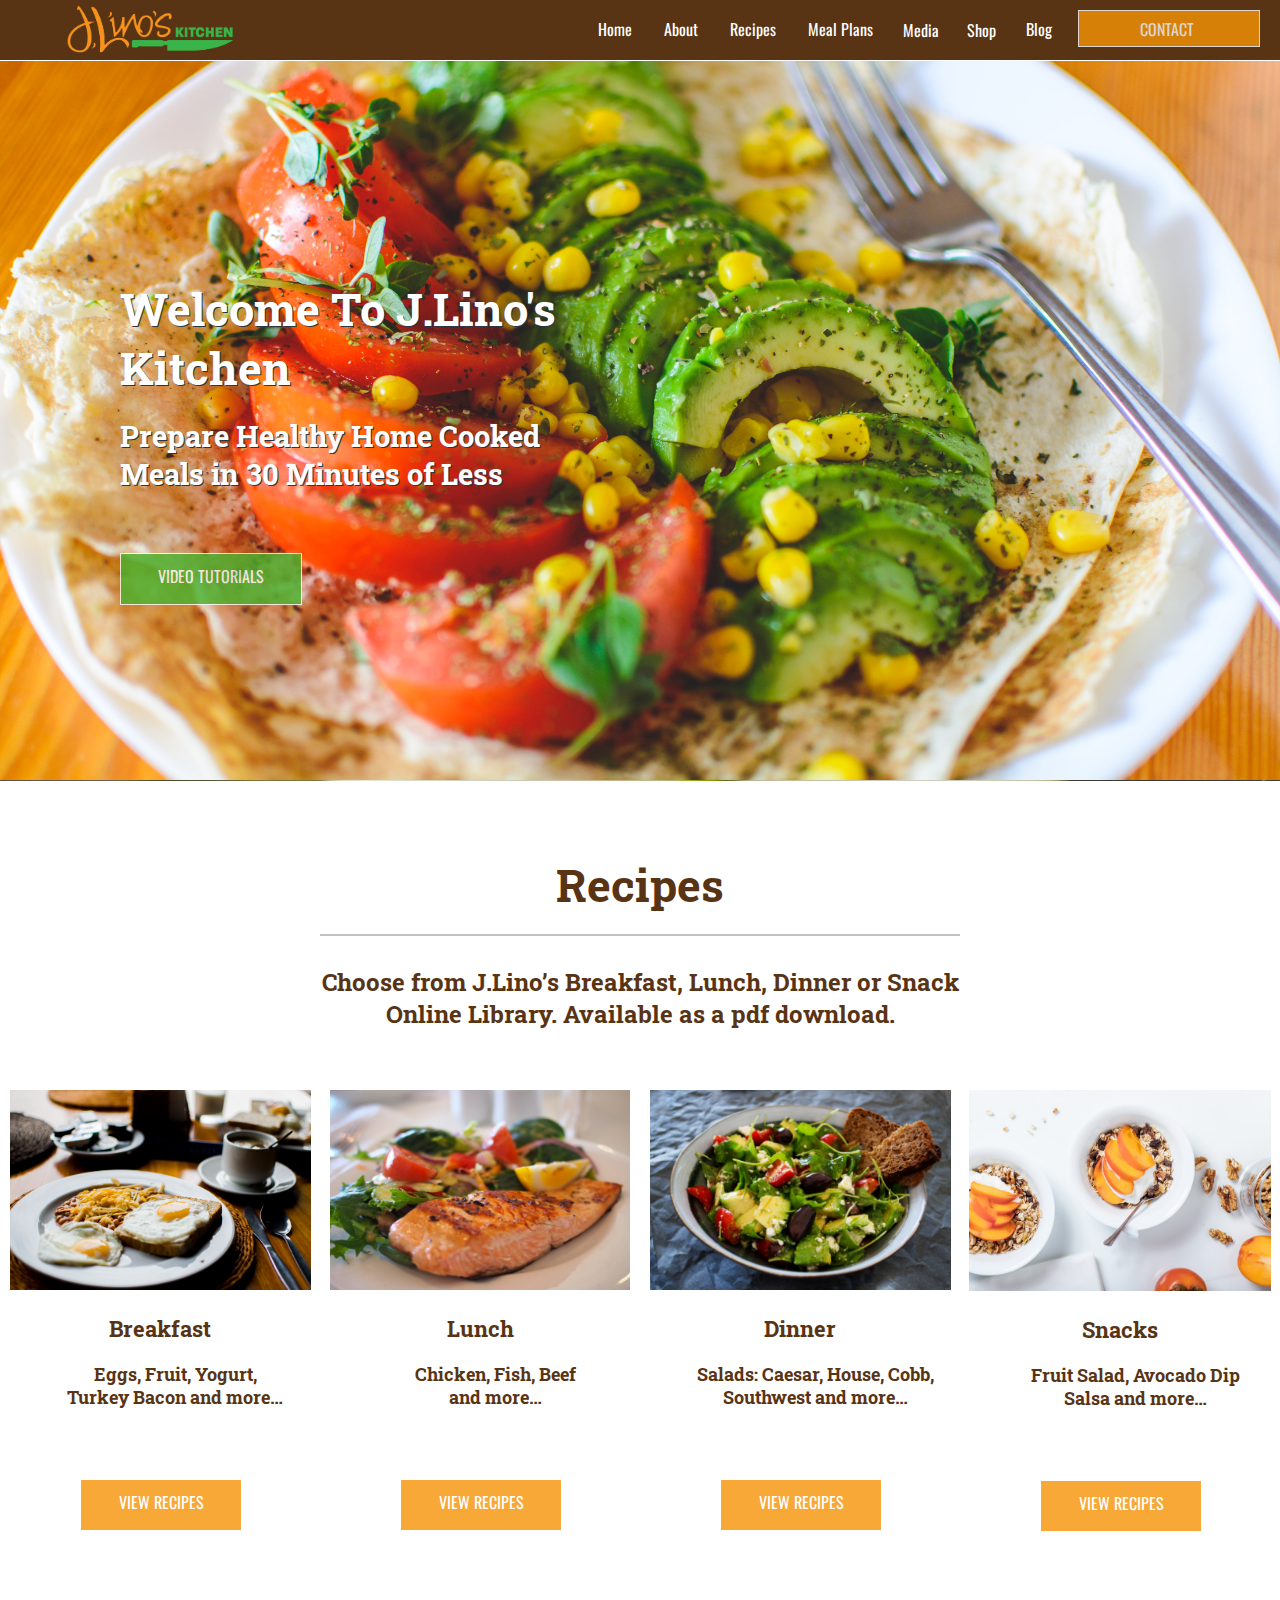
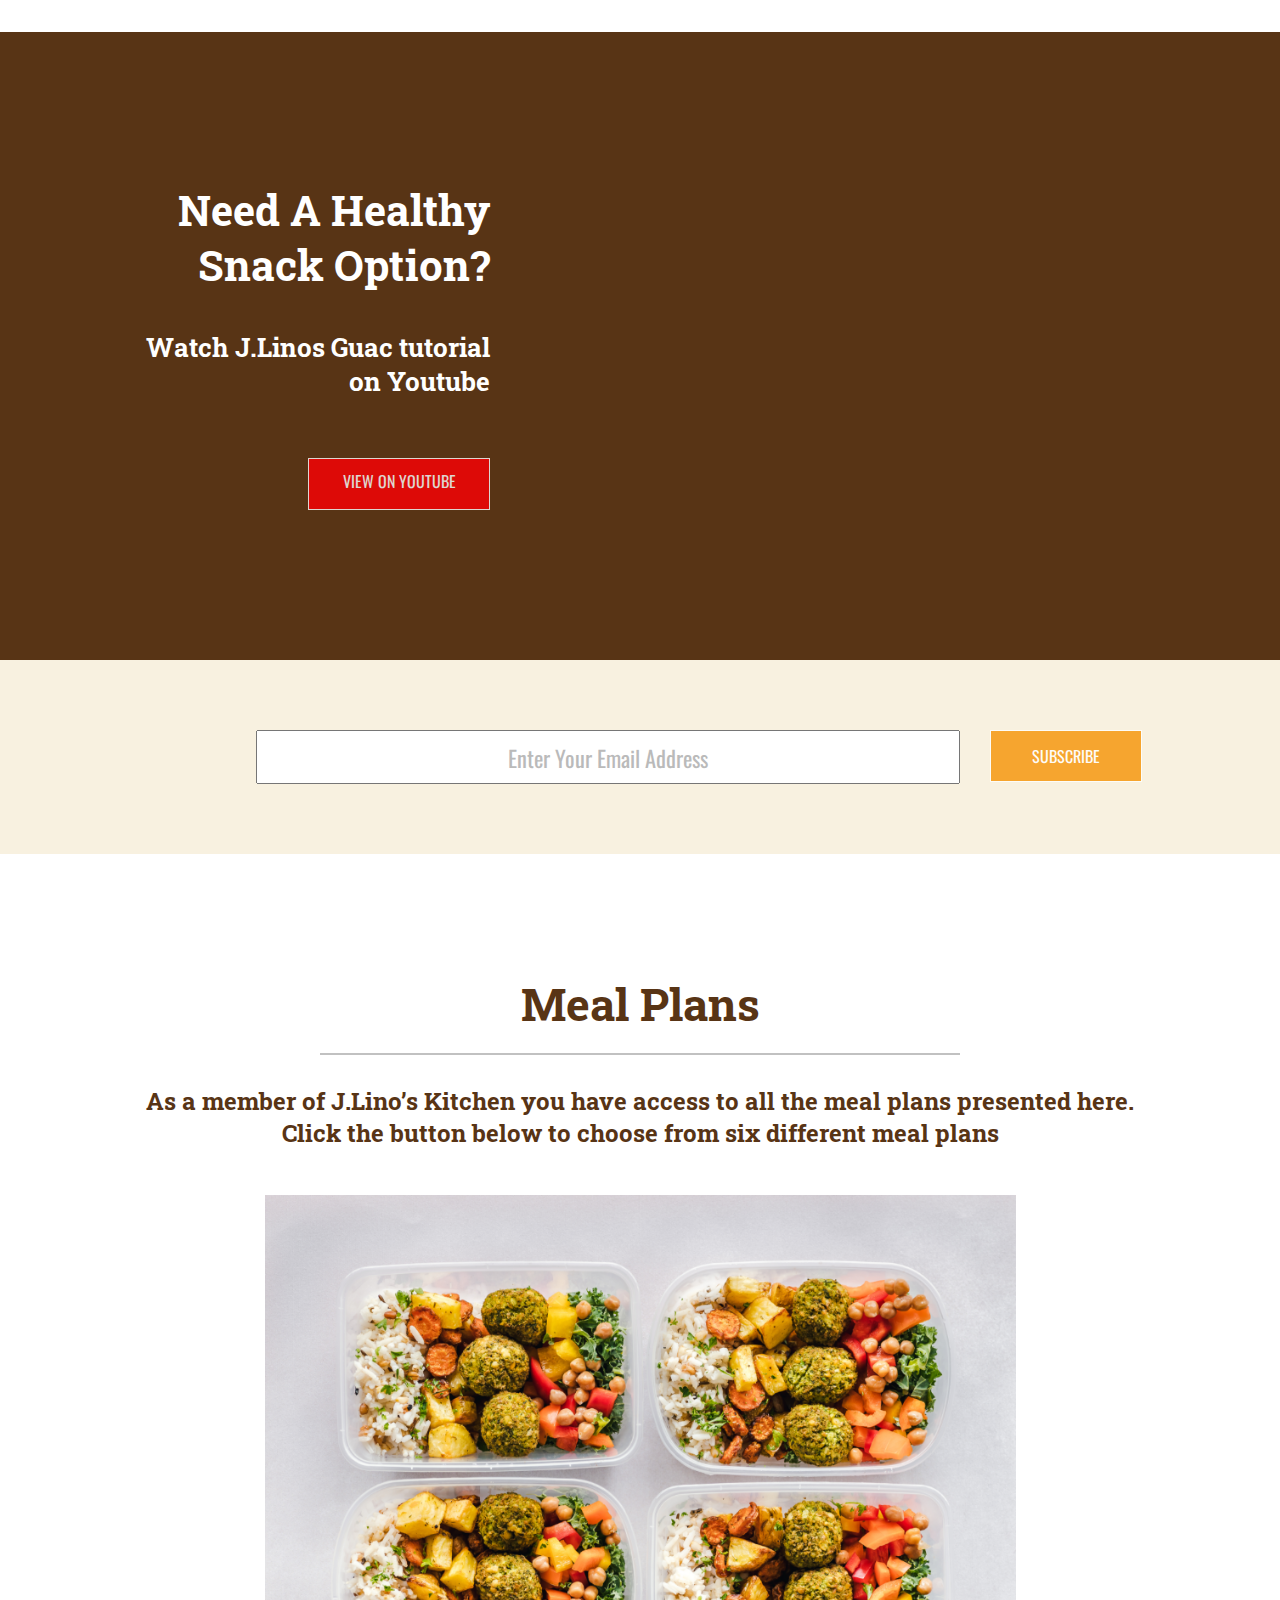
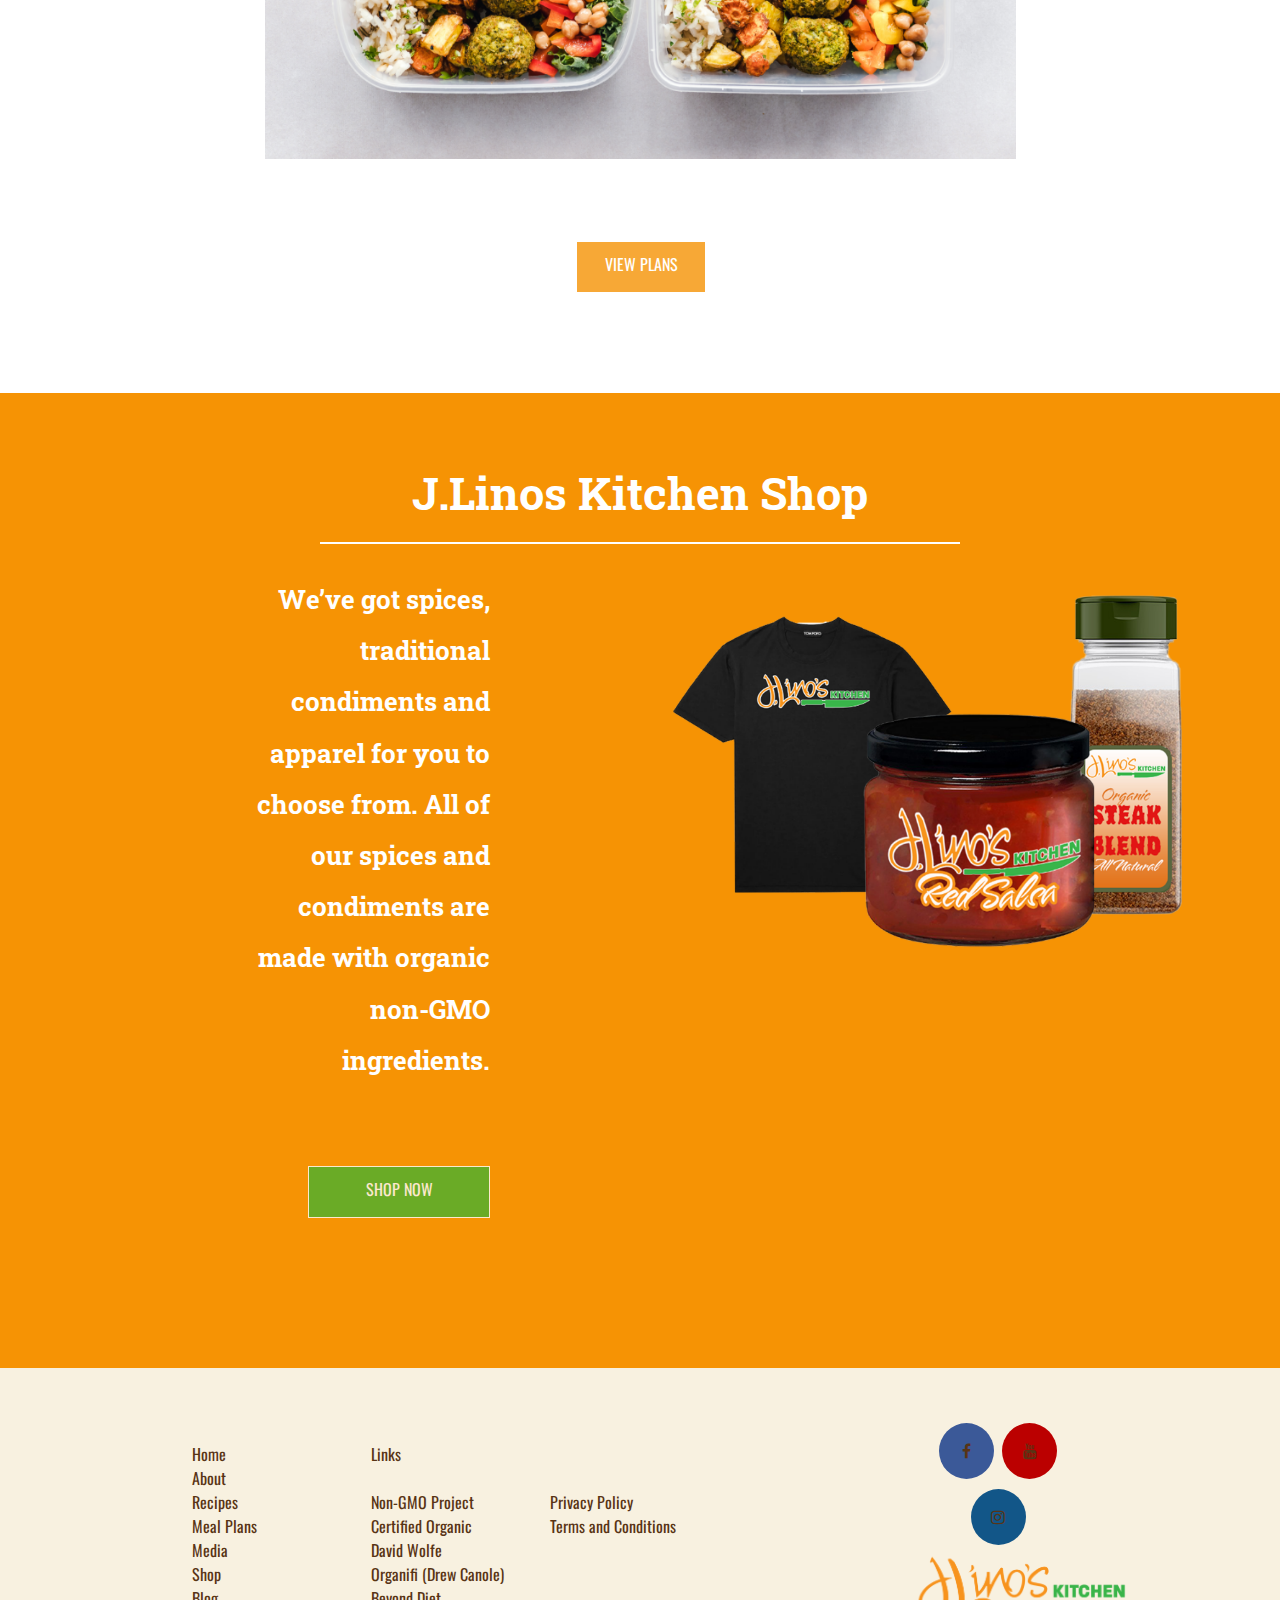
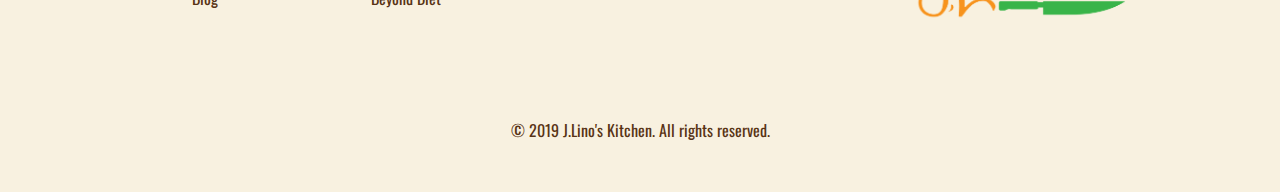
<file: index.html>
<!doctype html>
<html>
<head>
<meta charset="UTF-8">
<meta name="viewport" content="width=device-width, initial-scale=1, maximum-scale=1">
<title>J.Lino's Kitchen - Healthy Recipes for Home Cooking</title>
<link href="assets/css/JLinosMain.css"	rel="stylesheet">
<link href="https://fonts.googleapis.com/css?family=Oswald|Roboto+Slab&display=swap" rel="stylesheet">
<link rel="stylesheet" href="https://cdnjs.cloudflare.com/ajax/libs/font-awesome/4.7.0/css/font-awesome.min.css">
</head>
<body>
	<div id="MainContainer">
	<header>
		<nav><img src="assets/images/JlinosKitchen2.png" width="184" height="58" alt=""/> 
			<div class="contactbutton"><a href="contact.html">CONTACT</a></div>
			<a href="https://jlinoskitchen.blogspot.com/" target="_blank">Blog</a>
            <div class="dropdown">
                <button class="dropbtn">Shop 
              </button>
            <div class="dropdown-content">
            <a href="shop.html">Condiments</a>
            <a href="shop.html">Spices</a>
			<a href="shop.html">Apparel</a>
            </div></div>
            <div class="dropdown">
                <button class="dropbtn">Media  
              </button>
            <div class="dropdown-content">
            <a href="media.html">Videos</a>
            <a href="media.html">News</a>
            </div></div>
			<a href="mealplans.html">Meal Plans</a>
			<a href="recipes.html">Recipes</a>
			<a href="about.html">About</a>
			<a href="index.html">Home</a>
      </nav>
		<section id="AvocadoSalad">
			<div class="AvocadoBox"><h1>Welcome To J.Lino's Kitchen</h1>
			<h2>Prepare Healthy Home Cooked<br>
                Meals in 30 Minutes of Less</h2>
			 <div class="Avocadobutton"><a href="media.html">VIDEO TUTORIALS</a></div>
			</div> 
        <img src="assets/images/AvocadoTomatoSalad.jpg" width="4608" height="2592" alt="AvocadosSalad"/>   
        </section>
	</header>	
	<section id="Recipes">
		<h1>Recipes</h1>
        <div class="divider"></div>
		<h2>Choose from J.Lino’s Breakfast, Lunch, Dinner or Snack<br>
        Online Library.  Available as a pdf download. </h2>
      <div class="Recipebox"><img src="assets/images/Breakfast.png" width="301" height="200" alt=""/>
		<h3>Breakfast</h3>
		<h4>Eggs, Fruit, Yogurt, <br>
               Turkey Bacon and more…</h4>
		<div class="RecipesButton"><a href="recipes.html">VIEW RECIPES</a></div>
      </div>
      <div class="Recipebox"><img src="assets/images/Lunch.png" width="300" height="200" alt=""/>
		<h3>Lunch</h3>
		<h4>Chicken, Fish, Beef<br>
			and more…
        </h4>
		<div class="RecipesButton"><a href="recipes.html">VIEW RECIPES</a></div>
      </div>
      <div class="Recipebox"><img src="assets/images/Dinner.png" width="301" height="200" alt=""/>
		<h3>Dinner</h3>
		<h4>Salads: Caesar, House, Cobb,<br>
        Southwest and more…</h4>
		<div class="RecipesButton"><a href="recipes.html">VIEW RECIPES</a></div></div>
      <div class="Recipebox"><img src="assets/images/Snack.png" width="302" height="201" alt=""/>
		<h3>Snacks</h3>
		<h4>Fruit Salad, Avocado Dip <br>
        Salsa and more…</h4>
		<div class="RecipesButton"><a href="recipes.html">VIEW RECIPES</a></div></div>
    </section>
	<section id="HomePageVideo">
	   <div class="HomePageVideoBox"><h1>Need A Healthy <br>
        Snack Option?</h1><br>
		<h2> Watch J.Linos Guac tutorial <br>
        on Youtube</h2>
		<div class="HomePageVideoButton"><a href="#">VIEW ON YOUTUBE</a></div>
        </div>
	    <div class="HomePageVideoBox">
	    <div class="iframecontainer">
        <iframe width="560" height="315" src="https://www.youtube.com/embed/LflMT2StHTE" frameborder="0" allow="accelerometer; autoplay; encrypted-media; gyroscope; picture-in-picture" allowfullscreen></iframe></div></div>
    </section>	
	<section id="Subscribe"><input type="text" class="SubscribeTextfield" value="Enter Your Email Address">
        <div class="SubscribeButton"><a href="#">SUBSCRIBE</a></div>
	</section>
	<section id="MealPlans">
		<h1>Meal Plans</h1>
		<div class="divider"></div>
		<h2>As a member of J.Lino’s Kitchen you have access to all the meal plans presented here. <br>
      Click the button below to choose from six different meal plans </h2><br><br>
		<img src="assets/images/MealPlansHome.png" width="751" height="564" alt=""/><br>
        <br>
		<div class="MealPlansbutton"><a href="mealplans.html">VIEW PLANS</a></div>
    </section>
	<section id="Shop">
		<h1>J.Linos Kitchen Shop</h1>
		<div class="dividerShop"></div>
        <div class="ShopBox"><h2>
        We’ve got spices, traditional condiments and apparel
        for you to choose from. All of our spices and condiments are made with
        organic non-GMO ingredients. </h2>
	    <div class="ShopButton"><a href="shop.html">SHOP NOW</a></div>
        </div>
		<div class="ShopBox"><img src="assets/images/ShopProducts.png" width="594" height="389" alt=""/></div>
    </section>
	<footer>
	  <div class="footerBoxContainer">
		<div class="footerBox"><br>
					    <p><a href="index.html">Home</a><br>
   						   <a href="about.html">About</a><br>
						   <a href="recipes.html">Recipes</a><br>
	  					   <a href="mealplans.html">Meal Plans</a><br>
	      				   <a href="media.html">Media</a><br>
	  					   <a href="shop.html">Shop</a><br>
	            		   <a href="https://jlinoskitchen.blogspot.com/" target="_blank">Blog</a></p><br>
										</div>
	  	<div class="footerBox"><br>
							<p>
		  					Links<br><br>
							<a href="https://www.nongmoproject.org/" target="_blank">Non-GMO Project</a><br>
							<a href="https://www.usda.gov/topics/organic" target="_blank">Certified Organic</a><br>
							<a href="https://www.davidwolfe.com/" target="_blank">David Wolfe</a><br>
							<a href="https://www.organifishop.com/?gclid=Cj0KCQiAiZPvBRDZARIsAORkq7dxw6J5a4xxU3Yjj-541Gj3HMr3_iKc3l9rEqClpV_T8TUfkZ9UAC4aAiTzEALw_wcB" target="_blank">Organifi (Drew Canole)</a><br>
							<a href="https://www.beyonddiet.com/" target="_blank">Beyond Diet</a></p></div>
	  	<div class="footerBox"><br>
							<p>
		  					<br><br>
							<a href="#">Privacy Policy</a><br>
							<a href="#">Terms and Conditions</a><br>
							</p></div>
	  	<div class="footerBox"><br>
							<p>
		  					</p></div>
	  	<div class="footerBox">
	  	  <a href="#" class="fa fa-facebook"></a>
		  <a href="#" class="fa fa-youtube"></a>
  		  <a href="#" class="fa fa-instagram"></a>
      <a href="index.html"><img src="assets/images/JlinosKitchen2.png" width="230" height="74" alt=""/></a> </div></div>
		<p>© 2019 J.Lino's Kitchen. All rights reserved. </p>
    </footer>
	</div>
</body>
</html>
</file>
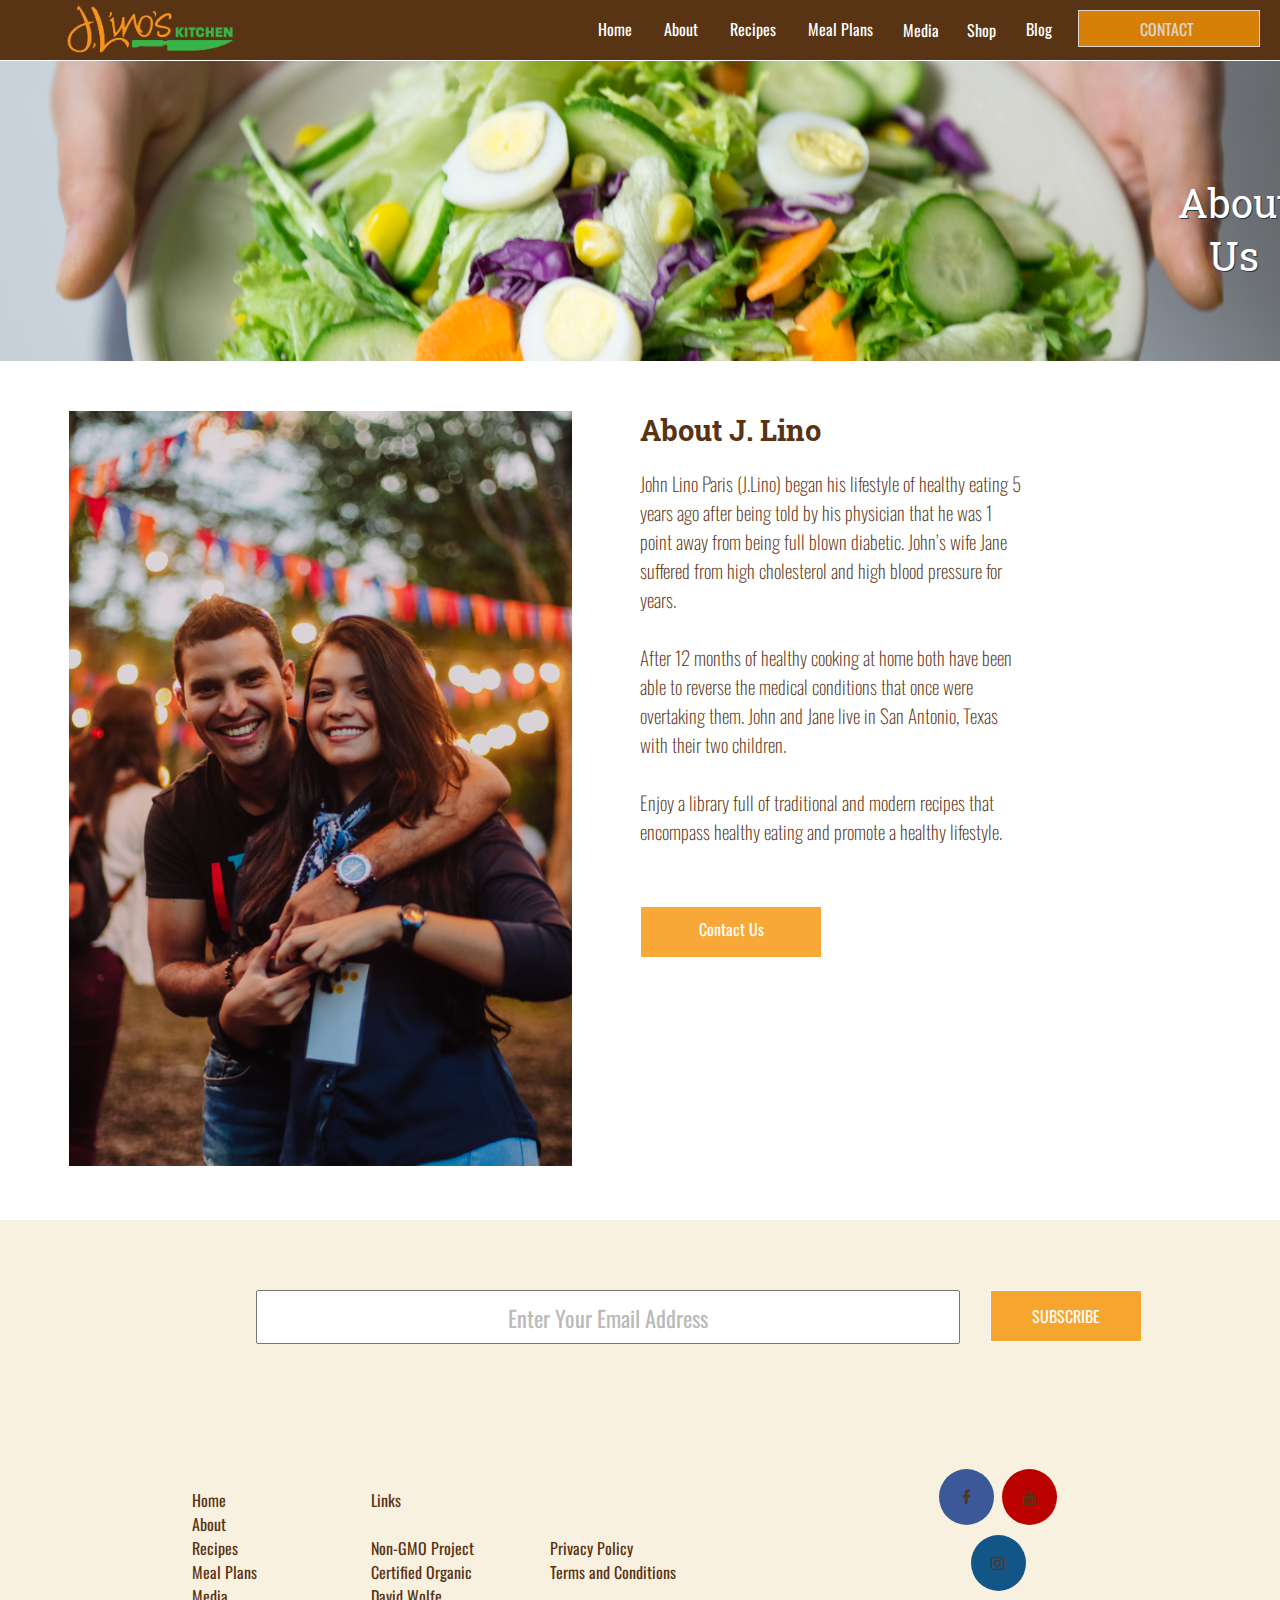
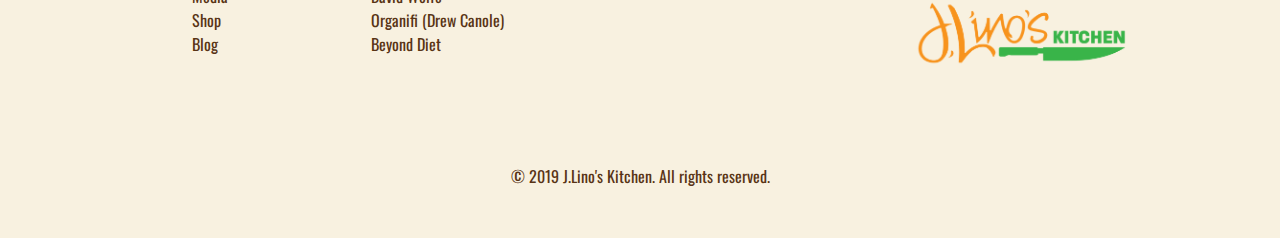
<file: about.html>
<!doctype html>
<html>
<head>
<meta charset="UTF-8">
<meta name="viewport" content="width=device-width, initial-scale=1, maximum-scale=1">
<title>J.Lino's Kitchen - Healthy Recipes for Home Cooking</title>
<link href="assets/css/JLinosMain.css"	rel="stylesheet">
<link href="https://fonts.googleapis.com/css?family=Oswald|Roboto+Slab&display=swap" rel="stylesheet">
<link rel="stylesheet" href="https://cdnjs.cloudflare.com/ajax/libs/font-awesome/4.7.0/css/font-awesome.min.css">
</head>
<body>
	<div id="MainContainer">
	<header>
		<nav><img src="assets/images/JlinosKitchen2.png" width="184" height="58" alt=""/> 
			<div class="contactbutton"><a href="contact.html">CONTACT</a></div>
			<a href="https://jlinoskitchen.blogspot.com/" target="_blank">Blog</a>
            <div class="dropdown">
                <button class="dropbtn">Shop 
              </button>
            <div class="dropdown-content">
            <a href="shop.html">Condiments</a>
            <a href="shop.html">Spices</a>
			<a href="shop.html">Apparel</a>
            </div></div>
            <div class="dropdown">
                <button class="dropbtn">Media  
              </button>
            <div class="dropdown-content">
            <a href="media.html">Videos</a>
            <a href="media.html">News</a>
            </div></div>
			<a href="mealplans.html">Meal Plans</a>
			<a href="recipes.html">Recipes</a>
			<a href="about.html">About</a>
			<a href="index.html">Home</a>
      </nav>
	  <div class="ArmcsPhoto"><span class="ArmcsText">About Us</span><img src="assets/images/GreenSalad.png" width="1920" height="450" alt=""/></div>
    </header>	
	<div class="Armcs">
	    <div class="Armcsbox"><img src="assets/images/JLino.png" width="503" height="755" alt=""/></div>
	  <div class="Armcsbox"><h2>About J. Lino</h2>
		<h3>John Lino Paris (J.Lino) began his lifestyle of healthy eating 5 years ago after being told by his physician that he was 1 point away from being full blown diabetic.  John’s wife Jane suffered from high cholesterol and high blood pressure for years. <br><br>

            After 12 months of healthy cooking at home both have been able to reverse the medical conditions that once were overtaking them.  John and Jane live in San Antonio, Texas with their two children. <br><br>

            Enjoy a library full of traditional and modern recipes that encompass healthy eating and promote a healthy lifestyle.   </h3>
	    <div class="ArmcsButton"><a href="contact.html">Contact Us</a></div>
        </div>
	        </div>

	<section id="Subscribe"><input type="text" class="SubscribeTextfield" value="Enter Your Email Address">
        <div class="SubscribeButton"><a href="#">SUBSCRIBE</a></div>
	</section>
	
	
	<footer>
	  <div class="footerBoxContainer">
		<div class="footerBox"><br>
					    <p><a href="index.html">Home</a><br>
   						   <a href="about.html">About</a><br>
						   <a href="recipes.html">Recipes</a><br>
	  					   <a href="mealplans.html">Meal Plans</a><br>
	      				   <a href="media.html">Media</a><br>
	  					   <a href="shop.html">Shop</a><br>
	            		   <a href="https://jlinoskitchen.blogspot.com/" target="_blank">Blog</a></p><br>
										</div>
	  	<div class="footerBox"><br>
							<p>
		  					Links<br><br>
							<a href="https://www.nongmoproject.org/" target="_blank">Non-GMO Project</a><br>
							<a href="https://www.usda.gov/topics/organic" target="_blank">Certified Organic</a><br>
							<a href="https://www.davidwolfe.com/" target="_blank">David Wolfe</a><br>
							<a href="https://www.organifishop.com/?gclid=Cj0KCQiAiZPvBRDZARIsAORkq7dxw6J5a4xxU3Yjj-541Gj3HMr3_iKc3l9rEqClpV_T8TUfkZ9UAC4aAiTzEALw_wcB" target="_blank">Organifi (Drew Canole)</a><br>
							<a href="https://www.beyonddiet.com/" target="_blank">Beyond Diet</a></p></div>
	  	<div class="footerBox"><br>
							<p>
		  					<br><br>
							<a href="#">Privacy Policy</a><br>
							<a href="#">Terms and Conditions</a><br>
							</p></div>
	  	<div class="footerBox"><br>
							<p>
		  					</p></div>
	  	<div class="footerBox">
	  	  <a href="#" class="fa fa-facebook"></a>
		  <a href="#" class="fa fa-youtube"></a>
  		  <a href="#" class="fa fa-instagram"></a>
      <a href="index.html"><img src="assets/images/JlinosKitchen2.png" width="230" height="74" alt=""/></a> </div></div>
		<p>© 2019 J.Lino's Kitchen. All rights reserved. </p>
    </footer>
	</div>
</body>
</html>
</file>
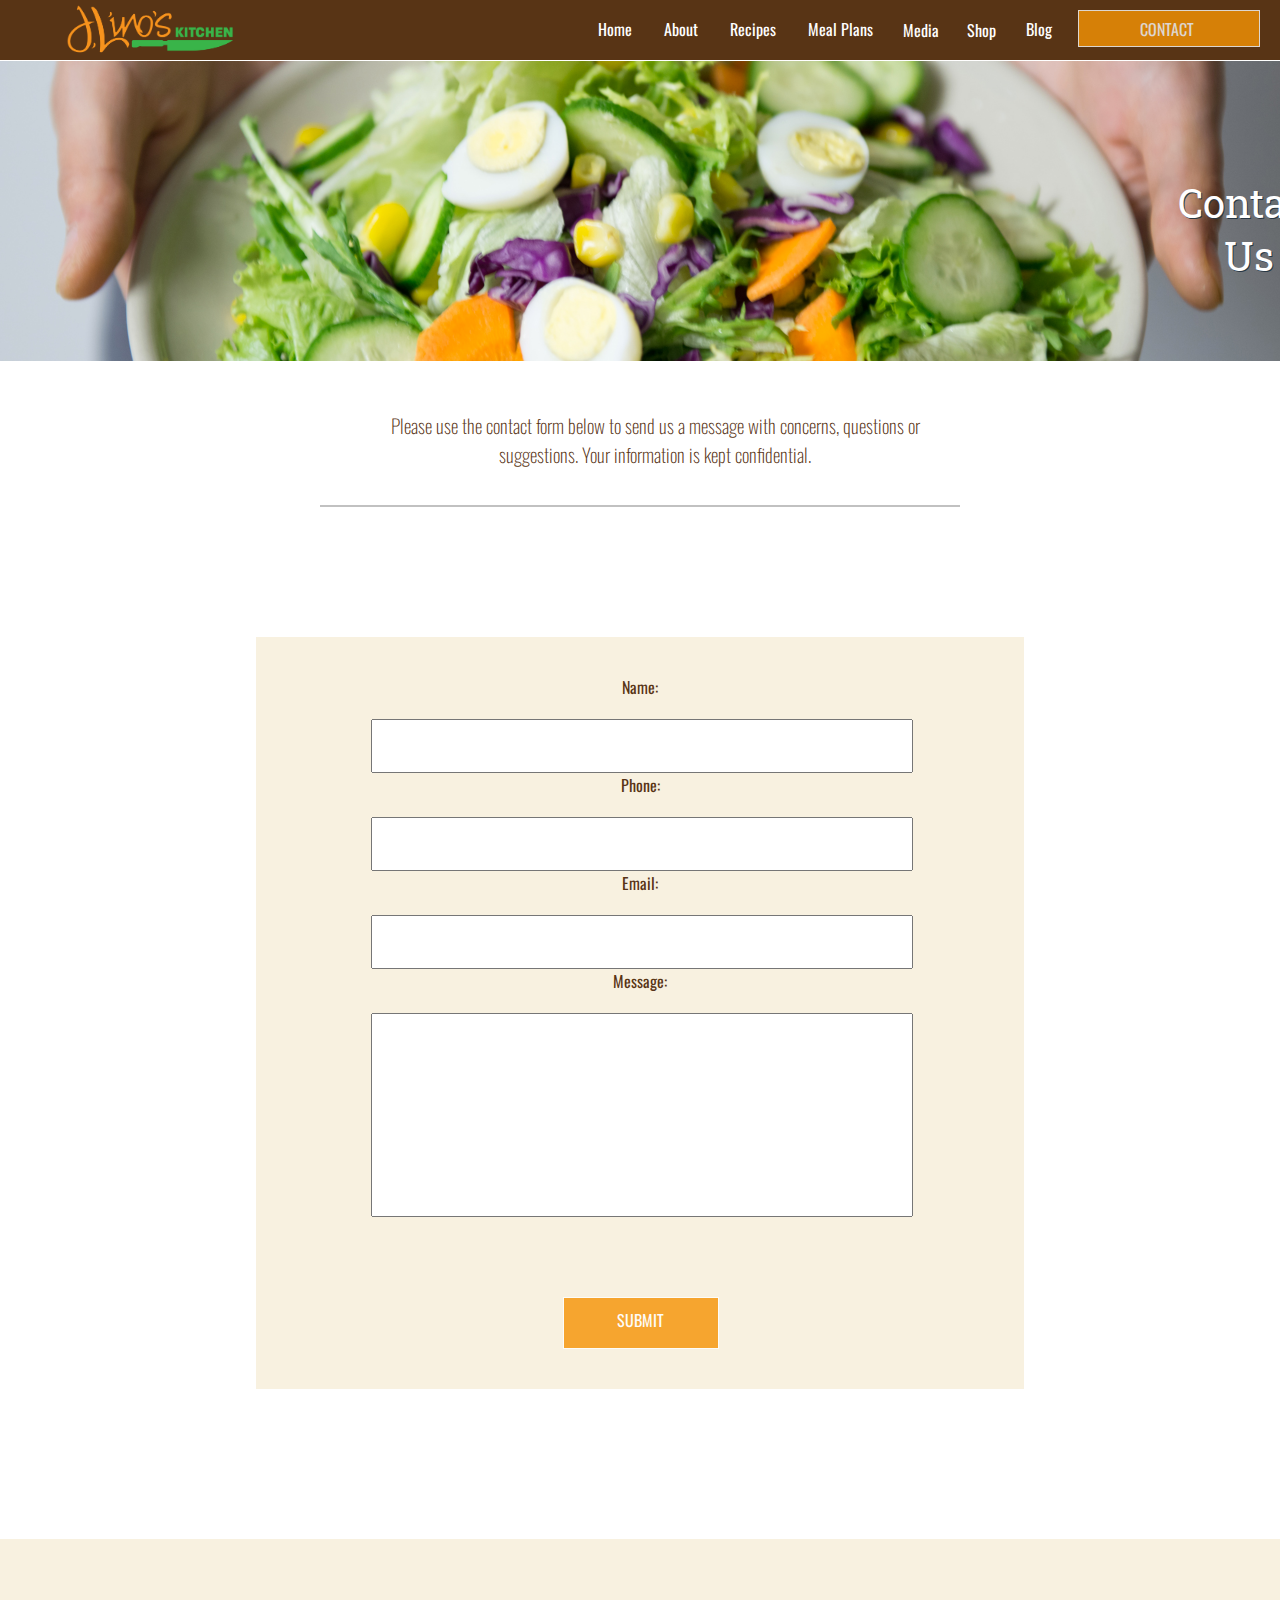
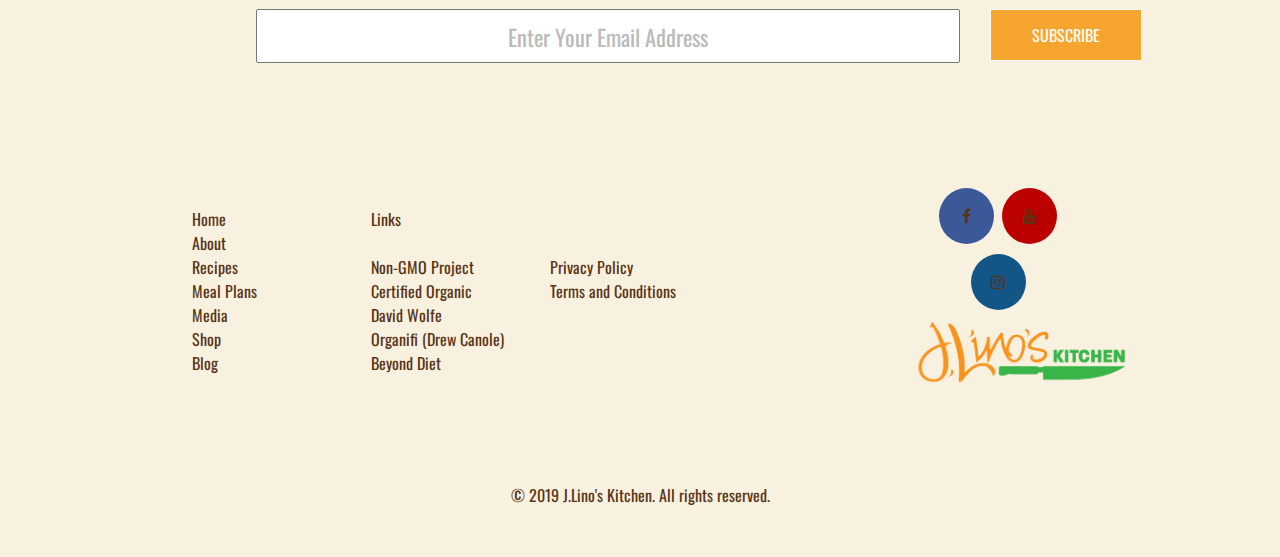
<file: contact.html>
<!doctype html>
<html>
<head>
<meta charset="UTF-8">
<meta name="viewport" content="width=device-width, initial-scale=1, maximum-scale=1">
<title>J.Lino's Kitchen - Healthy Recipes for Home Cooking</title>
<link href="assets/css/JLinosMain.css"	rel="stylesheet">
<link href="https://fonts.googleapis.com/css?family=Oswald|Roboto+Slab&display=swap" rel="stylesheet">
<link rel="stylesheet" href="https://cdnjs.cloudflare.com/ajax/libs/font-awesome/4.7.0/css/font-awesome.min.css">
</head>
<body>
	<div id="MainContainer">
	<header>
		<nav><img src="assets/images/JlinosKitchen2.png" width="184" height="58" alt=""/> 
			<div class="contactbutton"><a href="contact.html">CONTACT</a></div>
			<a href="https://jlinoskitchen.blogspot.com/" target="_blank">Blog</a>
            <div class="dropdown">
                <button class="dropbtn">Shop 
              </button>
            <div class="dropdown-content">
            <a href="shop.html">Condiments</a>
            <a href="shop.html">Spices</a>
			<a href="shop.html">Apparel</a>
            </div></div>
            <div class="dropdown">
                <button class="dropbtn">Media  
              </button>
            <div class="dropdown-content">
            <a href="media.html">Videos</a>
            <a href="media.html">News</a>
            </div></div>
			<a href="mealplans.html">Meal Plans</a>
			<a href="recipes.html">Recipes</a>
			<a href="about.html">About</a>
			<a href="index.html">Home</a>
      </nav>
	  <div class="ArmcsPhoto"><span class="ArmcsText">Contact Us</span><img src="assets/images/GreenSalad.png" width="1920" height="450" alt=""/></div>
    </header>	
	<div class="Armcs"> <h4 class="Contactformtext">Please use the contact form below to send us a message with concerns, questions or <br>
suggestions. 
Your information is kept confidential.</h4><br><br>
		<div class="divider"></div>
<div class="ContactForm"><br>
	  <p>Name:</p>
								 <input type="text" class="Contacttextentry"><br>
	  <p>Phone:</p>
								 <input type="text" class="Contacttextentry"><br>
	  <p>Email:</p>
								 <input type="text" class="Contacttextentry"><br>
	  <p>Message:</p>
								 <input type="text" class="ContactMessageEntry">
          <div class="Contactbutton"><a href="#">SUBMIT</a></div>
      <br><br>
		</div>

      </div>
</div>

	<section id="Subscribe"><input type="text" class="SubscribeTextfield" value="Enter Your Email Address">
        <div class="SubscribeButton"><a href="#">SUBSCRIBE</a></div>
	</section>
	
	
	<footer>
	  <div class="footerBoxContainer">
		<div class="footerBox"><br>
					    <p><a href="index.html">Home</a><br>
   						   <a href="about.html">About</a><br>
						   <a href="recipes.html">Recipes</a><br>
	  					   <a href="mealplans.html">Meal Plans</a><br>
	      				   <a href="media.html">Media</a><br>
	  					   <a href="shop.html">Shop</a><br>
	            		   <a href="https://jlinoskitchen.blogspot.com/" target="_blank">Blog</a></p><br>
										</div>
	  	<div class="footerBox"><br>
							<p>
		  					Links<br><br>
							<a href="https://www.nongmoproject.org/" target="_blank">Non-GMO Project</a><br>
							<a href="https://www.usda.gov/topics/organic" target="_blank">Certified Organic</a><br>
							<a href="https://www.davidwolfe.com/" target="_blank">David Wolfe</a><br>
							<a href="https://www.organifishop.com/?gclid=Cj0KCQiAiZPvBRDZARIsAORkq7dxw6J5a4xxU3Yjj-541Gj3HMr3_iKc3l9rEqClpV_T8TUfkZ9UAC4aAiTzEALw_wcB" target="_blank">Organifi (Drew Canole)</a><br>
							<a href="https://www.beyonddiet.com/" target="_blank">Beyond Diet</a></p></div>
	  	<div class="footerBox"><br>
							<p>
		  					<br><br>
							<a href="#">Privacy Policy</a><br>
							<a href="#">Terms and Conditions</a><br>
							</p></div>
	  	<div class="footerBox"><br>
							<p>
		  					</p></div>
	  	<div class="footerBox">
	  	  <a href="#" class="fa fa-facebook"></a>
		  <a href="#" class="fa fa-youtube"></a>
  		  <a href="#" class="fa fa-instagram"></a>
      <a href="index.html"><img src="assets/images/JlinosKitchen2.png" width="230" height="74" alt=""/></a> </div></div>
		<p>© 2019 J.Lino's Kitchen. All rights reserved. </p>
    </footer>
	</div>
</body>
</html>
</file>
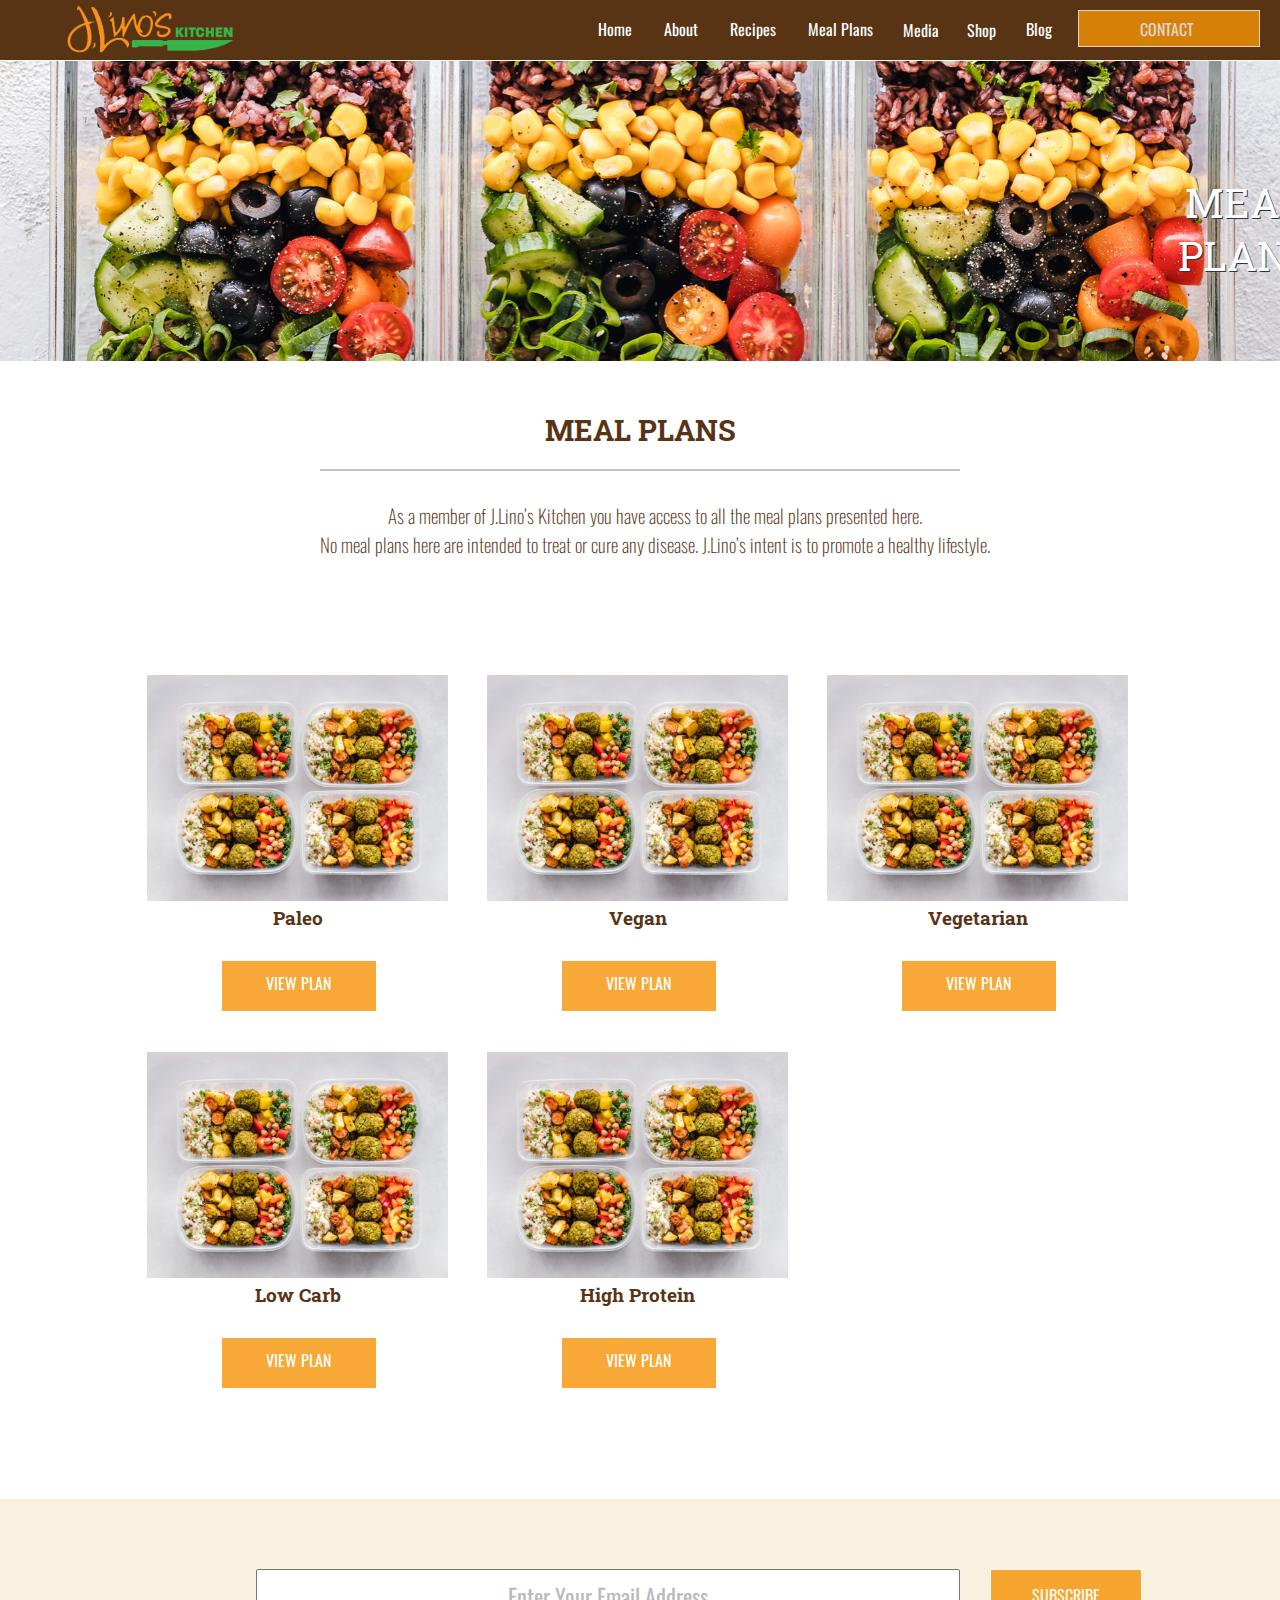
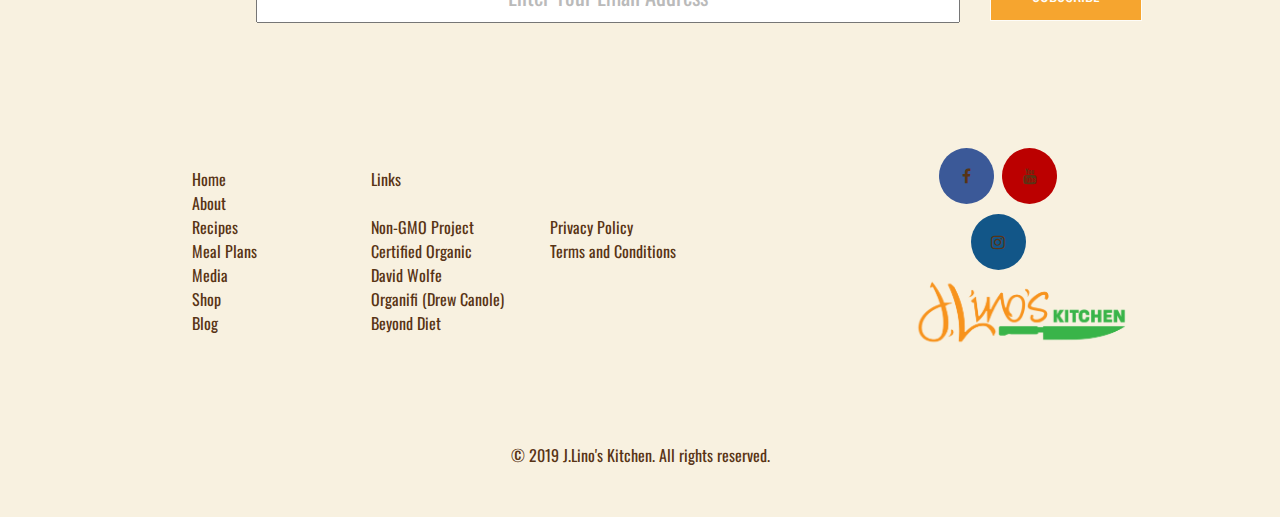
<file: mealplans.html>
<!doctype html>
<html>
<head>
<meta charset="UTF-8">
<meta name="viewport" content="width=device-width, initial-scale=1, maximum-scale=1">
<title>J.Lino's Kitchen - Healthy Recipes for Home Cooking</title>
<link href="assets/css/JLinosMain.css"	rel="stylesheet">
<link href="https://fonts.googleapis.com/css?family=Oswald|Roboto+Slab&display=swap" rel="stylesheet">
<link rel="stylesheet" href="https://cdnjs.cloudflare.com/ajax/libs/font-awesome/4.7.0/css/font-awesome.min.css">
</head>
<body>
	<div id="MainContainer">
	<header>
	  <nav><img src="assets/images/JlinosKitchen2.png" width="184" height="58" alt=""/> 
			<div class="contactbutton"><a href="contact.html">CONTACT</a></div>
			<a href="https://jlinoskitchen.blogspot.com/" target="_blank">Blog</a>
            <div class="dropdown">
                <button class="dropbtn">Shop 
              </button>
            <div class="dropdown-content">
            <a href="#">Condiments</a>
            <a href="#">Spices</a>
			<a href="#">Apparel</a>
            </div></div>
            <div class="dropdown">
                <button class="dropbtn">Media  
              </button>
            <div class="dropdown-content">
            <a href="videos.html">Videos</a>
            <a href="#">News</a>
            </div></div>
			<a href="mealplans.html">Meal Plans</a>
			<a href="recipes.html">Recipes</a>
			<a href="about.html">About</a>
			<a href="index.html">Home</a>
      </nav>
	  <div class="ArmcsPhoto"><span class="ArmcsText">MEAL PLANS</span><img src="assets/images/Mealplans.png" width="1921" height="450" alt=""/></div>
    </header>	
	  <div class="Armcs"> <div class="mediaText">MEAL PLANS</div>
		<div class="divider"></div>
		<h4 class="Contactformtext">As a member of J.Lino’s Kitchen you have access to all the meal plans presented here. <br>
No meal plans here are intended to treat or cure any disease.  J.Lino’s intent is to promote
a healthy lifestyle. </h4><br><br>
      								</div>
	  <div class="VideoboxContainer">
      <div class="Videobox"><img src="assets/images/mealplansimage.png" width="301" height="226" alt=""/><br>
		  <span class="mediatitles">Paleo</span>
		  <div class="MealPlansbutton2">VIEW PLAN</div></div>	  
	  <div class="Videobox"><img src="assets/images/mealplansimage.png" width="301" height="226" alt=""/><br>
		  <span class="mediatitles">Vegan</span>
		  <div class="MealPlansbutton2">VIEW PLAN</div></div>	  
	  <div class="Videobox"><img src="assets/images/mealplansimage.png" width="301" height="226" alt=""/><br>
		  <span class="mediatitles">Vegetarian</span>
		  <div class="MealPlansbutton2">VIEW PLAN</div></div>  
	  <div class="Videobox"><img src="assets/images/mealplansimage.png" width="301" height="226" alt=""/><br>
		  <span class="mediatitles">Low Carb</span>
		  <div class="MealPlansbutton2">VIEW PLAN</div></div>
	  <div class="Videobox"><img src="assets/images/mealplansimage.png" width="301" height="226" alt=""/><br>
		  <span class="mediatitles">High Protein</span>
		  <div class="MealPlansbutton2">VIEW PLAN</div></div>		  
	  </div><br><br>
	  
<section id="Subscribe"><input type="text" class="SubscribeTextfield" value="Enter Your Email Address">
        <div class="SubscribeButton"><a href="#">SUBSCRIBE</a></div>
	</section>
	
	
	<footer>
	  <div class="footerBoxContainer">
		<div class="footerBox"><br>
					    <p><a href="index.html">Home</a><br>
   						   <a href="about.html">About</a><br>
						   <a href="recipes.html">Recipes</a><br>
	  					   <a href="mealplans.html">Meal Plans</a><br>
	      				   <a href="media.html">Media</a><br>
	  					   <a href="shop.html">Shop</a><br>
	            		   <a href="https://jlinoskitchen.blogspot.com/" target="_blank">Blog</a></p><br>
										</div>
	  	<div class="footerBox"><br>
							<p>
		  					Links<br><br>
							<a href="https://www.nongmoproject.org/" target="_blank">Non-GMO Project</a><br>
							<a href="https://www.usda.gov/topics/organic" target="_blank">Certified Organic</a><br>
							<a href="https://www.davidwolfe.com/" target="_blank">David Wolfe</a><br>
							<a href="https://www.organifishop.com/?gclid=Cj0KCQiAiZPvBRDZARIsAORkq7dxw6J5a4xxU3Yjj-541Gj3HMr3_iKc3l9rEqClpV_T8TUfkZ9UAC4aAiTzEALw_wcB" target="_blank">Organifi (Drew Canole)</a><br>
							<a href="https://www.beyonddiet.com/" target="_blank">Beyond Diet</a></p></div>
	  	<div class="footerBox"><br>
							<p>
		  					<br><br>
							<a href="#">Privacy Policy</a><br>
							<a href="#">Terms and Conditions</a><br>
							</p></div>
	  	<div class="footerBox"><br>
							<p>
		  					</p></div>
	  	<div class="footerBox">
	  	  <a href="#" class="fa fa-facebook"></a>
		  <a href="#" class="fa fa-youtube"></a>
  		  <a href="#" class="fa fa-instagram"></a>
      <a href="index.html"><img src="assets/images/JlinosKitchen2.png" width="230" height="74" alt=""/></a> </div></div>
		<p>© 2019 J.Lino's Kitchen. All rights reserved. </p>
    </footer>
	</div>
</body>
</html>
</file>
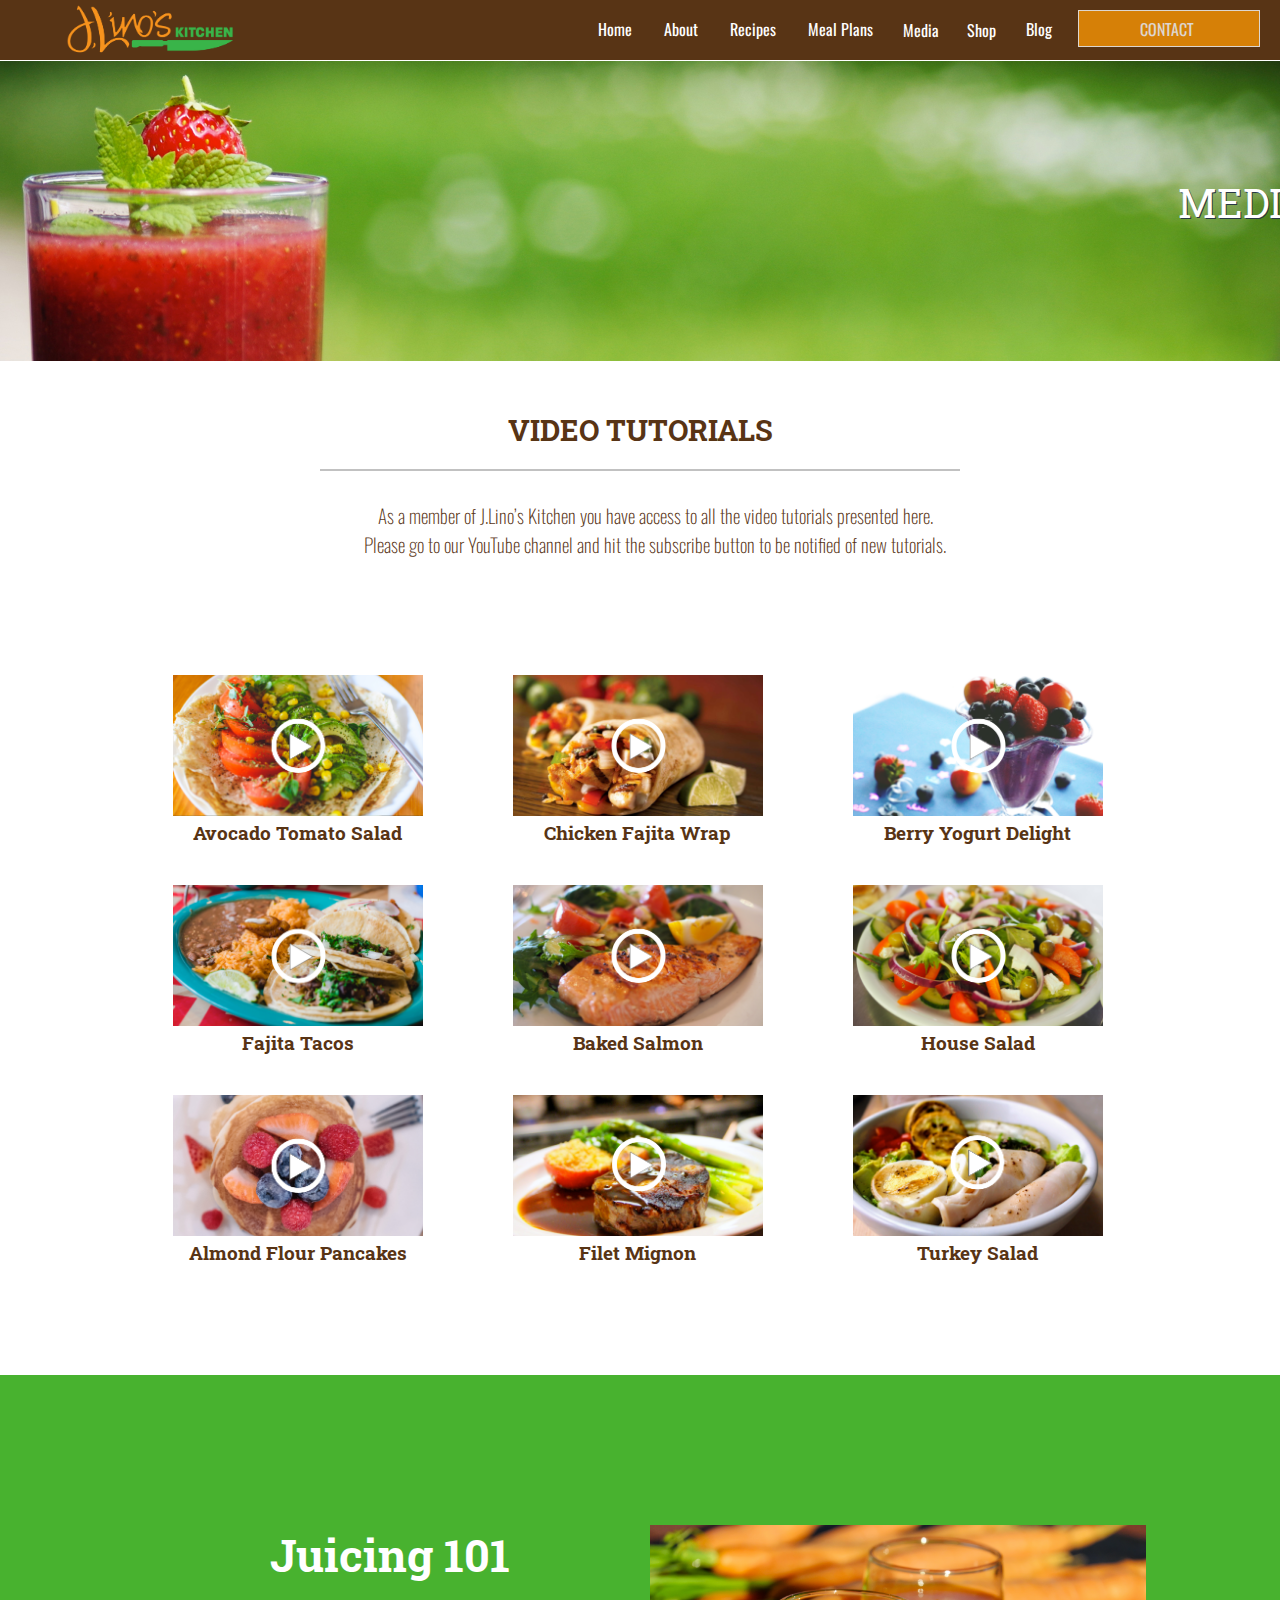
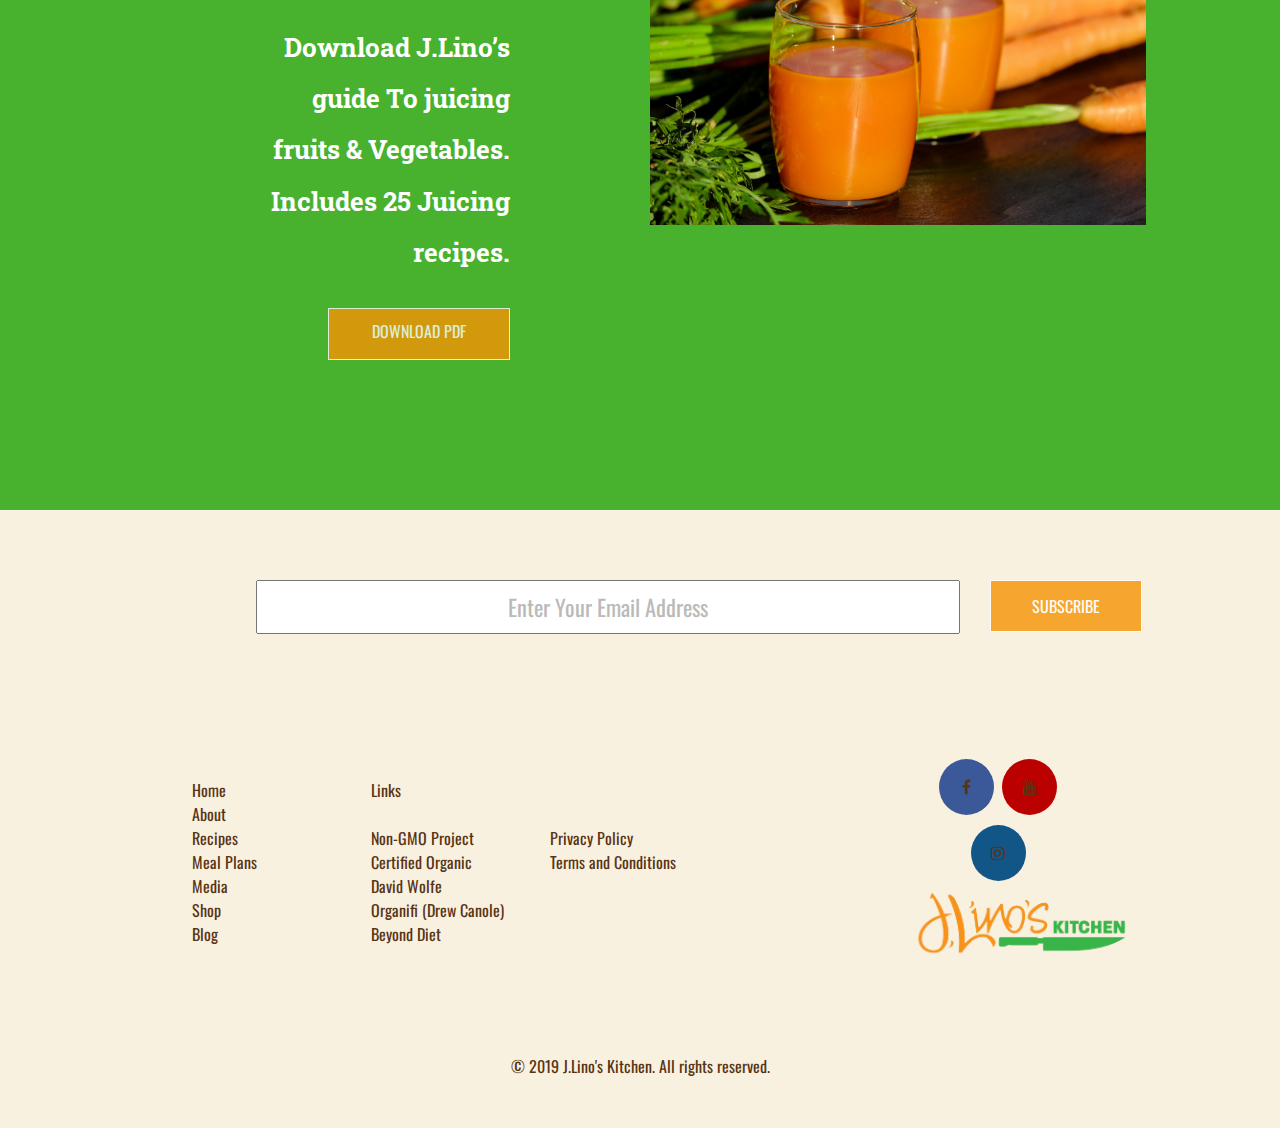
<file: media.html>
<!doctype html>
<html>
<head>
<meta charset="UTF-8">
<meta name="viewport" content="width=device-width, initial-scale=1, maximum-scale=1">
<title>J.Lino's Kitchen - Healthy Recipes for Home Cooking</title>
<link href="assets/css/JLinosMain.css"	rel="stylesheet">
<link href="https://fonts.googleapis.com/css?family=Oswald|Roboto+Slab&display=swap" rel="stylesheet">
<link rel="stylesheet" href="https://cdnjs.cloudflare.com/ajax/libs/font-awesome/4.7.0/css/font-awesome.min.css">
</head>
<body>
	<div id="MainContainer">
	<header>
	  <nav><img src="assets/images/JlinosKitchen2.png" width="184" height="58" alt=""/> 
			<div class="contactbutton"><a href="contact.html">CONTACT</a></div>
			<a href="https://jlinoskitchen.blogspot.com/" target="_blank">Blog</a>
            <div class="dropdown">
                <button class="dropbtn">Shop 
              </button>
            <div class="dropdown-content">
            <a href="shop.html">Condiments</a>
            <a href="shop.html">Spices</a>
			<a href="shop.html">Apparel</a>
            </div></div>
            <div class="dropdown">
                <button class="dropbtn">Media  
              </button>
            <div class="dropdown-content">
            <a href="media.html">Videos</a>
            <a href="media.html">News</a>
            </div></div>
			<a href="mealplans.html">Meal Plans</a>
			<a href="recipes.html">Recipes</a>
			<a href="about.html">About</a>
			<a href="index.html">Home</a>
      </nav>
	  <div class="ArmcsPhoto"><span class="ArmcsText">MEDIA</span><img src="assets/images/RedJuice.png" width="1920" height="450" alt=""/></div>
    </header>	
	  <div class="Armcs"> <div class="mediaText">VIDEO TUTORIALS</div>
		<div class="divider"></div>
		<h4 class="Contactformtext">As a member of J.Lino’s Kitchen you have access to all the video tutorials presented here.<br>
 									Please go to our YouTube channel and hit the subscribe button to be notified of new tutorials.</h4><br><br>
      								</div>
	  <div class="VideoboxContainer">
      <div class="Videobox"><img src="assets/images/AvocadoTomatoSalad.png" width="250" height="141" alt=""/><br>
		  <span class="mediatitles">Avocado Tomato Salad</span></div>	  
	  <div class="Videobox"><img src="assets/images/ChickenFajitaWrap.png" width="250" height="141" alt=""/><br>
		  <span class="mediatitles">Chicken Fajita Wrap</span></div>	  
	  <div class="Videobox"><img src="assets/images/Dessert.png" width="250" height="141" alt=""/><br>
		  <span class="mediatitles">Berry Yogurt Delight</span></div>  
	  <div class="Videobox"><img src="assets/images/FajitaTacos.png" width="250" height="141" alt=""/><br>
		  <span class="mediatitles">Fajita Tacos</span></div>
	  <div class="Videobox"><img src="assets/images/FishFilet.png" width="250" height="141" alt=""/><br>
		  <span class="mediatitles">Baked Salmon</span></div>		  
	  <div class="Videobox"><img src="assets/images/HouseSalad.png" width="250" height="141" alt=""/><br>
		  <span class="mediatitles">House Salad</span></div>
	  <div class="Videobox"><img src="assets/images/Pancakes.png" width="250" height="141" alt=""/><br>
          <span class="mediatitles">Almond Flour Pancakes</span></div>  
	  <div class="Videobox"><img src="assets/images/SteakDinner2.png" width="250" height="141" alt=""/><br>
          <span class="mediatitles">Filet Mignon</span></div>  
	  <div class="Videobox"><img src="assets/images/TurkeySalad.png" width="250" height="141" alt=""/><br>
		  <span class="mediatitles">Turkey Salad</span></div>
	  </div><br><br>
	  <div class="Juicing">
	    <div class="JuicingBox"><h1>Juicing 101</h1><br>
		  <h2>Download J.Lino’s guide
To juicing fruits & 
Vegetables.  Includes 25
Juicing recipes.  </h2>
		  <div class="JuicingButton">DOWNLOAD PDF</div>
        </div>
		<div class="JuicingBox"><img src="assets/images/Juicing.png" width="496" height="300" alt=""/></div>
	  </div>
<section id="Subscribe"><input type="text" class="SubscribeTextfield" value="Enter Your Email Address">
        <div class="SubscribeButton"><a href="#">SUBSCRIBE</a></div>
	</section>
	
	
	<footer>
	  <div class="footerBoxContainer">
		<div class="footerBox"><br>
					    <p><a href="index.html">Home</a><br>
   						   <a href="about.html">About</a><br>
						   <a href="recipes.html">Recipes</a><br>
	  					   <a href="mealplans.html">Meal Plans</a><br>
	      				   <a href="media.html">Media</a><br>
	  					   <a href="shop.html">Shop</a><br>
	            		   <a href="https://jlinoskitchen.blogspot.com/" target="_blank">Blog</a></p><br>
										</div>
	  	<div class="footerBox"><br>
							<p>
		  					Links<br><br>
							<a href="https://www.nongmoproject.org/" target="_blank">Non-GMO Project</a><br>
							<a href="https://www.usda.gov/topics/organic" target="_blank">Certified Organic</a><br>
							<a href="https://www.davidwolfe.com/" target="_blank">David Wolfe</a><br>
							<a href="https://www.organifishop.com/?gclid=Cj0KCQiAiZPvBRDZARIsAORkq7dxw6J5a4xxU3Yjj-541Gj3HMr3_iKc3l9rEqClpV_T8TUfkZ9UAC4aAiTzEALw_wcB" target="_blank">Organifi (Drew Canole)</a><br>
							<a href="https://www.beyonddiet.com/" target="_blank">Beyond Diet</a></p></div>
	  	<div class="footerBox"><br>
							<p>
		  					<br><br>
							<a href="#">Privacy Policy</a><br>
							<a href="#">Terms and Conditions</a><br>
							</p></div>
	  	<div class="footerBox"><br>
							<p>
		  					</p></div>
	  	<div class="footerBox">
	  	  <a href="#" class="fa fa-facebook"></a>
		  <a href="#" class="fa fa-youtube"></a>
  		  <a href="#" class="fa fa-instagram"></a>
      <a href="index.html"><img src="assets/images/JlinosKitchen2.png" width="230" height="74" alt=""/></a> </div></div>
		<p>© 2019 J.Lino's Kitchen. All rights reserved. </p>
    </footer>
	</div>
</body>
</html>
</file>
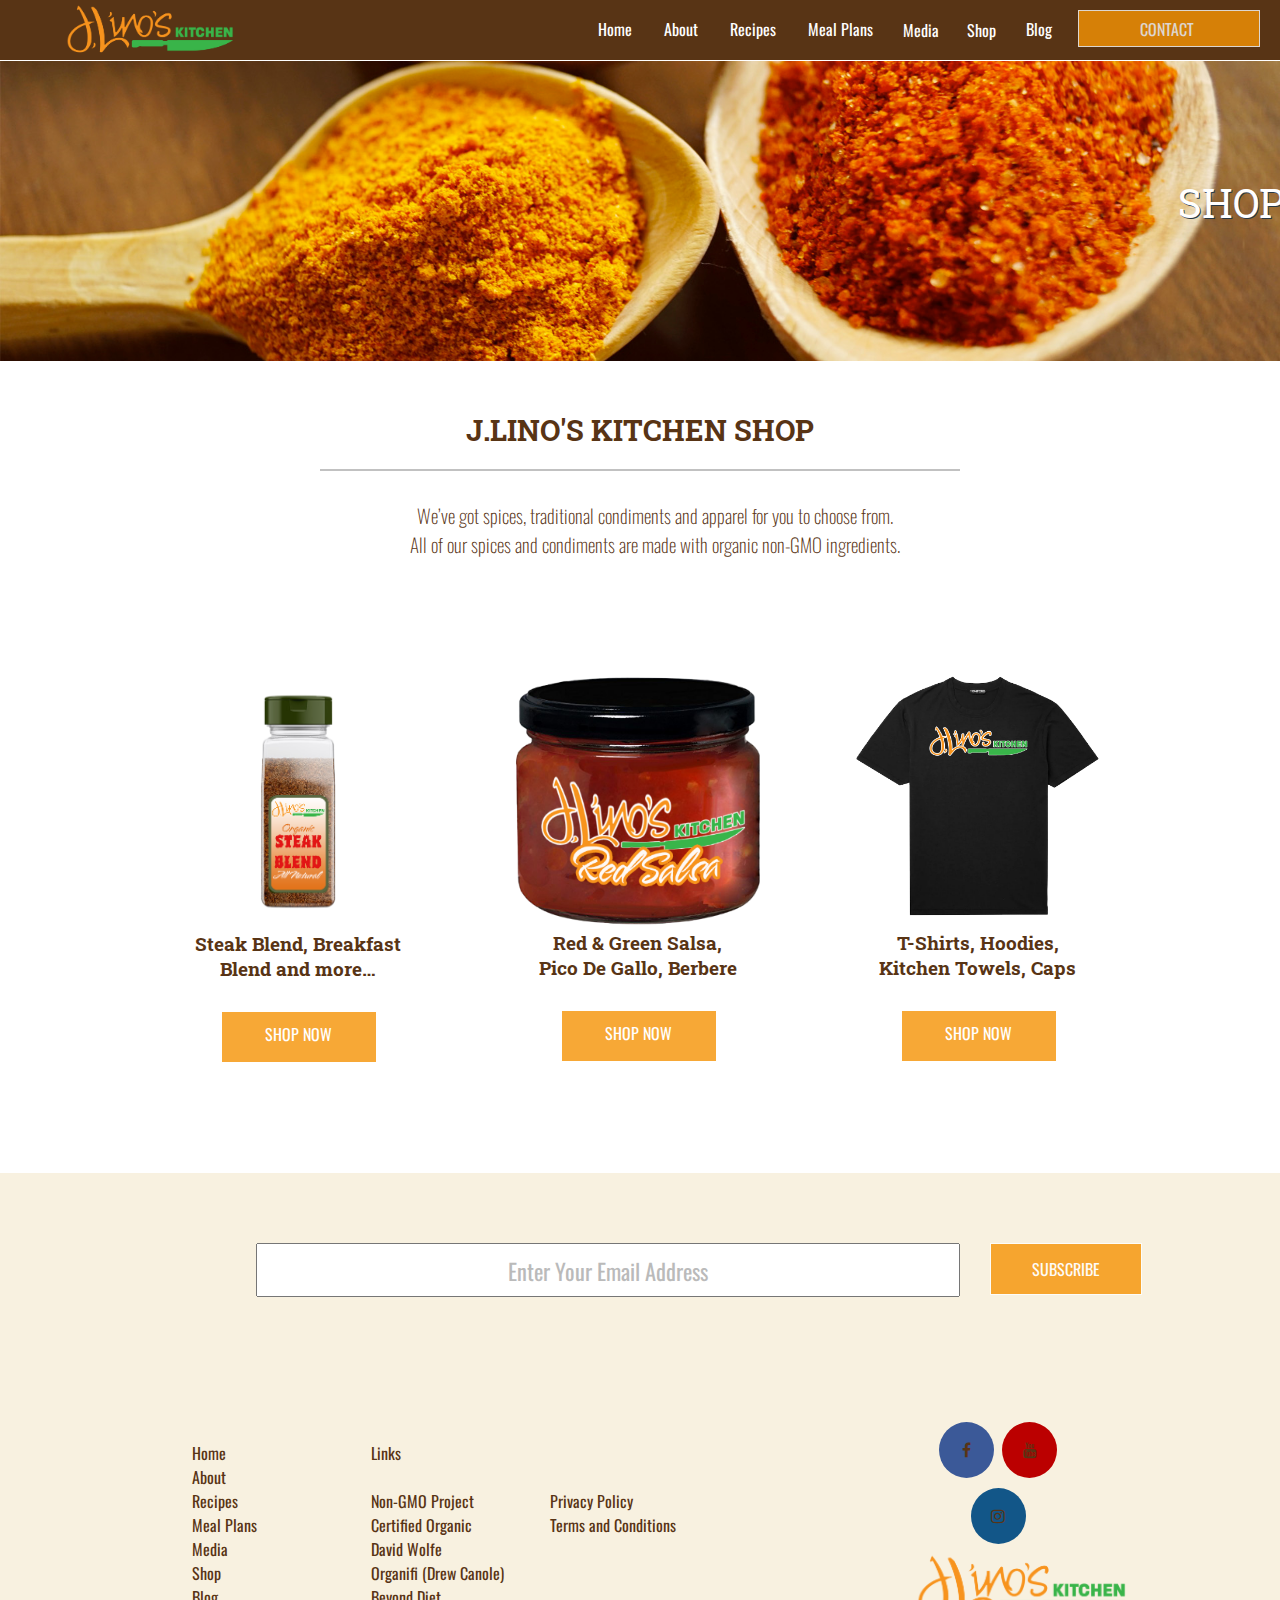
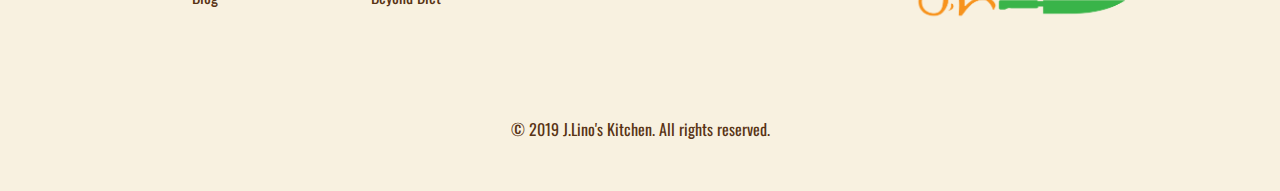
<file: shop.html>
<!doctype html>
<html>
<head>
<meta charset="UTF-8">
<meta name="viewport" content="width=device-width, initial-scale=1, maximum-scale=1">
<title>J.Lino's Kitchen - Healthy Recipes for Home Cooking</title>
<link href="assets/css/JLinosMain.css"	rel="stylesheet">
<link href="https://fonts.googleapis.com/css?family=Oswald|Roboto+Slab&display=swap" rel="stylesheet">
<link rel="stylesheet" href="https://cdnjs.cloudflare.com/ajax/libs/font-awesome/4.7.0/css/font-awesome.min.css">
</head>
<body>
	<div id="MainContainer">
	<header>
	  <nav><img src="assets/images/JlinosKitchen2.png" width="184" height="58" alt=""/> 
			<div class="contactbutton"><a href="contact.html">CONTACT</a></div>
			<a href="https://jlinoskitchen.blogspot.com/" target="_blank">Blog</a>
            <div class="dropdown">
                <button class="dropbtn">Shop 
              </button>
            <div class="dropdown-content">
            <a href="#">Condiments</a>
            <a href="#">Spices</a>
			<a href="#">Apparel</a>
            </div></div>
            <div class="dropdown">
                <button class="dropbtn">Media  
              </button>
            <div class="dropdown-content">
            <a href="videos.html">Videos</a>
            <a href="#">News</a>
            </div></div>
			<a href="mealplans.html">Meal Plans</a>
			<a href="recipes.html">Recipes</a>
			<a href="about.html">About</a>
			<a href="index.html">Home</a>
      </nav>
	  <div class="ArmcsPhoto"><span class="ArmcsText">SHOP</span><img src="assets/images/spices.png" width="1920" height="450" alt=""/></div>
    </header>	
	  <div class="Armcs"> <div class="mediaText">J.LINO'S KITCHEN SHOP</div>
		<div class="divider"></div>
		<h4 class="Contactformtext">We’ve got spices, traditional condiments and apparel for you to choose from. <br>
All of our spices and condiments are made with organic non-GMO ingredients.   </h4><br><br>
      								</div>
	  <div class="VideoboxContainer">
      <div class="Videobox"><img src="assets/images/SteakBlendSpice.png" width="161" height="252" alt=""/><br>
		  <span class="mediatitles">Steak Blend, Breakfast <br>
Blend
and more…</span>
		  <div class="MealPlansbutton2">SHOP NOW</div></div>	  
	  <div class="Videobox"><img src="assets/images/RedSalsa.png" width="250" height="251" alt=""/><br>
		  <span class="mediatitles">Red & Green Salsa, <br>
Pico De
Gallo, Berbere</span>
		  <div class="MealPlansbutton2">SHOP NOW</div></div>	  
	  <div class="Videobox"><img src="assets/images/JLinosTshirt.png" width="247" height="251" alt=""/><br>
		  <span class="mediatitles">T-Shirts, Hoodies, <br>
Kitchen 
Towels, Caps</span>
		  <div class="MealPlansbutton2">SHOP NOW</div></div>  
	 		  
	  </div><br><br>
	  
<section id="Subscribe"><input type="text" class="SubscribeTextfield" value="Enter Your Email Address">
        <div class="SubscribeButton"><a href="#">SUBSCRIBE</a></div>
	</section>
	
	
	<footer>
	  <div class="footerBoxContainer">
		<div class="footerBox"><br>
					    <p><a href="index.html">Home</a><br>
   						   <a href="about.html">About</a><br>
						   <a href="recipes.html">Recipes</a><br>
	  					   <a href="mealplans.html">Meal Plans</a><br>
	      				   <a href="media.html">Media</a><br>
	  					   <a href="shop.html">Shop</a><br>
	            		   <a href="https://jlinoskitchen.blogspot.com/" target="_blank">Blog</a></p><br>
										</div>
	  	<div class="footerBox"><br>
							<p>
		  					Links<br><br>
							<a href="https://www.nongmoproject.org/" target="_blank">Non-GMO Project</a><br>
							<a href="https://www.usda.gov/topics/organic" target="_blank">Certified Organic</a><br>
							<a href="https://www.davidwolfe.com/" target="_blank">David Wolfe</a><br>
							<a href="https://www.organifishop.com/?gclid=Cj0KCQiAiZPvBRDZARIsAORkq7dxw6J5a4xxU3Yjj-541Gj3HMr3_iKc3l9rEqClpV_T8TUfkZ9UAC4aAiTzEALw_wcB" target="_blank">Organifi (Drew Canole)</a><br>
							<a href="https://www.beyonddiet.com/" target="_blank">Beyond Diet</a></p></div>
	  	<div class="footerBox"><br>
							<p>
		  					<br><br>
							<a href="#">Privacy Policy</a><br>
							<a href="#">Terms and Conditions</a><br>
							</p></div>
	  	<div class="footerBox"><br>
							<p>
		  					</p></div>
	  	<div class="footerBox">
	  	  <a href="#" class="fa fa-facebook"></a>
		  <a href="#" class="fa fa-youtube"></a>
  		  <a href="#" class="fa fa-instagram"></a>
      <a href="index.html"><img src="assets/images/JlinosKitchen2.png" width="230" height="74" alt=""/></a> </div></div>
		<p>© 2019 J.Lino's Kitchen. All rights reserved. </p>
    </footer>
	</div>
</body>
</html>
</file>
<file: assets/css/JLinosMain.css>
@charset "UTF-8";
/* CSS Document */
* {
	text-align: center;
	margin: 0px;
	padding: 0px;
}

#MainContainer {
	width: 100%;
	height: auto;
	float: left;
}
header {
	width: 100%;
	height: auto;
	
}
.divider {
	width: 50%;
	height: 2px;
	background-color:#C1C1C1;
	margin-left: 25%;
	margin-right: 25%;
	margin-bottom: 30px;
}
/******************************************************/
nav {
	width: 100%;
	height: 60px;
	background-color:#583415;
	overflow: hidden;
	z-index:100;
	box-shadow: 1px 1px 10px 7px #2D2E2E;
	border-bottom: 1px solid #ffffff;
}
nav a {
  font-family: 'Oswald', sans-serif;
  float: right;
  font-size: 16px;
  color: white;
  text-align: center;
  padding: 14px 16px;
  text-decoration: none;
  line-height: 30px;
}
nav img {
  float: left;
  margin-left:60px;
}

.dropdown {
  float: right;
  overflow: hidden;
  font-family: 'Oswald', sans-serif;
  z-index: 100;
}

.dropdown .dropbtn {
  font-size: 16px;  
  border: none;
  outline: none;
  color: white;
  padding: 12px 14px;
  background-color: inherit;
  font-family: inherit;
  height: 60px;
  margin: 0;
}

nav a:hover, .dropdown:hover .dropbtn {
  opacity: 0.5;
}

.dropdown-content {
  display: none;
  position: absolute;
  background-color: #f9f9f9;
  min-width: 160px;
  box-shadow: 0px 8px 16px 0px rgba(0,0,0,0.2);
  z-index: 1;
}

.dropdown-content a {
  float: none;
  color: black;
  padding: 12px 16px;
  text-decoration: none;
  display: block;
  text-align: left;
}

.dropdown-content a:hover {
  background-color: #ddd;
}

.dropdown:hover .dropdown-content {
  display: block;
}
.contactbutton{
	height: 35px;
	width: 180px;
	margin-top: 10px;
	margin-left: 10px;
	margin-right: 20px;
	float: right;
	background-color:#F69304;
	border: 1px solid #ffffff;
	font-family: 'Oswald', sans-serif;
	line-height: 35px;
	color: #ffffff;
	opacity: 0.8;
    transition: 0.3s;
}
.contactbutton:hover {
	opacity: 1;
}
.contactbutton a {
	float: left;
	margin-left: 45px;
	line-height: 50%;
	display: block;
}
.contactbutton a:hover {
	opacity: 5;
}
/******************************************************/
#AvocadoSalad {
	width: 100%;
	height: auto;
	float: left;
	z-index: 5;
}
#AvocadoSalad img {
	width: 100%;
	height: auto;
}
.AvocadoBox {
	width: 50%;
	height: auto;
	float: left;
	margin-top: 17%;
	margin-left: 50px;
	z-index: 10;
	position:absolute;
}
.AvocadoBox h1 {
	font-family: 'Roboto Slab', serif;
	font-weight: bolder;
	font-size: 2.8em;
	color: #ffffff;
	text-align: left;
	margin-left: 70px;
	margin-bottom: 20px;
	text-shadow: 1px 1px 0px #283744;
}
.AvocadoBox h2 {
	font-family: 'Roboto Slab', serif;
	font-size: 1.8em;
	color: #ffffff;
	text-align: left;
	margin-left: 70px;
	text-shadow: 1px 1px 0px #283744;
}
.Avocadobutton{
	height: 50px;
	width: 180px;
	margin-top: 60px;
	margin-left: 70px;
	margin-right: 20px;
	float: left;
	background-color:#48B22F;
	border: 1px solid #ffffff;
	font-family: 'Oswald', sans-serif;
	line-height: 45px;
	color: #ffffff;
	opacity: 0.8;
    transition: 0.3s;
}
.Avocadobutton:hover {
	opacity: 1;
}
.AvocadoBox a {
	color:#ffffff;
	text-decoration: none;
	display: block;
}
/******************************************************/
.Armcs {
	width: 100%;
	height: auto;
	float: left;
	padding-top: 50px;
	padding-bottom: 50px;
}
.ArmcsText {
	font-family: 'Roboto Slab', serif;
	text-align: center;
	position: absolute;
	margin-left:42%;
	margin-top: 9%;
	color:#ffffff;
	font-size:2.5em;
	text-shadow: 1px 1px 0px #283744;
}
.Armcs h2 {
	font-family: 'Roboto Slab', serif;
	text-align: left;
	font-size: 1.8em; 
	color:#583415;
	margin-bottom: 20px;
}
.Armcs h3 {
	font-family: 'Oswald', sans-serif;
	text-align: left;
	font-size: 1.2em;
	font-weight: lighter;
	color:#583415;
	margin-right: 40%;
}
.ArmcsPhoto {
	width: 100%;
	height: auto;
	float: left;
}
.ArmcsPhoto img {
	width: 100%;
	height: auto;
	float: right;
}
.Armcsbox {
	width: 50%;
	height: auto;
	float: left;
}
.ArmcsButton {
	height: 50px;
	width: 180px;
	margin-top: 60px;
	margin-left: 0px;
	margin-right: 20px;
	float: left;
	background-color:#F69304;
	border: 1px solid #ffffff;
	font-family: 'Oswald', sans-serif;
	line-height: 45px;
	color: #ffffff;
	opacity: 0.8;
    transition: 0.3s;
}
.ArmcsButton:hover {
	opacity: 1;
}
.ArmcsButton a {
	color:#ffffff;
	text-decoration: none;
	display: block;
}
.mediaText {
	font-family: 'Roboto Slab', serif;
	font-size: 1.8em;
	color: #583415;
	margin-bottom: 20px;
	font-weight: bold;
}
.mediatitles {
	font-family: 'Roboto Slab', serif;
	font-size: 1.2em;
	color: #583415;
	margin-bottom: 20px;
	margin-top: 20px;
	font-weight: bold;
}
/******************************************************/
.Videobox {
	width: 30%;
	height: auto;
	float: left;
	margin-left: 1.6%;
	margin-right: 1.6%;
	margin-top: 30px;
	margin-bottom: 10px;
}
.VideoboxContainer {
	width: 80%;
	height: auto;
	margin-left: 10%;
	margin-right: 10%;
	margin-bottom: 100px;
	float: left;
	
}


/******************************************************/
.ContactForm {
	width: 60%;
	height: auto;
	margin-left: 20%;
	margin-right: 20%;
	float: left;
	background-color: #F8F1E0;
	margin-top: 100px;
	margin-bottom: 100px;
}
.Contacttextentry {
	width: 70%;
	height: 50px;
	float: left;
	margin-top: 20px;
	margin-left: 15%;
	margin-right: 15%;
	font-size: 1.4em;
	font-family: 'Oswald', sans-serif;
	color:#BABABA;
}
.ContactMessageEntry {
	width: 70%;
	height: 200px;
	float: left;
	margin-top: 20px;
	margin-left: 15%;
	margin-right: 15%;
	margin-bottom: 20px;
	font-size: 1.4em;
	font-family: 'Oswald', sans-serif;
	color:#BABABA;
}
.Contactbutton {
	height: 50px;
	width: 20%;
	margin-top: 60px;
	margin-left: 40%;
	margin-right: 40%;
	margin-bottom: 40px;
	float: left;
	background-color:#F69304;
	border: 1px solid #ffffff;
	font-family: 'Oswald', sans-serif;
	line-height: 45px;
	color: #ffffff;
	opacity: 0.8;
    transition: 0.3s;
}
.Contactbutton:hover {
	opacity: 1;
}
.Contactbutton a {
	color:#ffffff;
	text-decoration: none;
	display: block;
}
.Contactformtext{
	font-family: 'Oswald', sans-serif;
	text-align: center;
	font-size: 1.2em;
	font-weight: lighter;
	color:#583415;
}
.ContactForm p {
	font-family: 'Oswald', sans-serif;
	color:#583415;
	margin-top: 20px;
}
/******************************************************/
#Recipes {
	width: 100%;
	height: auto;
	float: left;
	padding-top: 50px;
	padding-bottom: 50px;
}
#Recipes h1 {
	font-family: 'Roboto Slab', serif;
	font-weight: bolder;
	font-size: 2.8em;
	color: #583415;
	text-align: center;
	margin-top: 20px;
	margin-bottom: 20px;
}
#Recipes h2 {
	font-family: 'Roboto Slab', serif;
	font-size: 1.5em;
	color: #583415;
	text-align: center;
	margin-top: 20px;
	margin-bottom: 10px;
}
#Recipes h3 {
	font-family: 'Roboto Slab', serif;
	font-size: 1.4em;
	color: #583415;
	text-align: center;
	margin-top: 20px;
	margin-bottom: 10px;
}
#Recipes h4 {
	font-family: 'Roboto Slab', serif;
	font-size: 1.1em;
	color: #583415;
	text-align: center;
	margin-top: 20px;
	margin-bottom: 10px;
}
.RecipesButton {
	height: 50px;
	width: 50%;
	margin-top: 60px;
	margin-left: 25%;
	margin-right: 25%;
	float: left;
	background-color:#F69304;
	border: 1px solid #ffffff;
	font-family: 'Oswald', sans-serif;
	line-height: 45px;
	color: #ffffff;
	opacity: 0.8;
    transition: 0.3s;
}
.RecipesButton:hover {
	opacity: 1;
}
.RecipesButton a {
	color:#ffffff;
	text-decoration: none;
	display: block;
}
.Recipebox {
	width: 25%;
	height: auto;
	float: left;
	margin-top: 50px;
	padding-bottom: 50px;
}

/******************************************************/
#HomePageVideo {
	width: 100%;
	height: auto;
	float: left;
	background-color: #583415;
	padding-top: 150px;
	padding-bottom: 150px;
}
.HomePageVideoBox {
	width: 50%;
	height: auto;
	float: left;
}
.HomePageVideoBox h1 {
	font-family: 'Roboto Slab', serif;
	font-weight: bolder;
	font-size: 2.6em;
	color: #ffffff;
	text-align: right;
	margin-right: 150px;
	margin-bottom: 20px;
}
.HomePageVideoBox h2 {
	font-family: 'Roboto Slab', serif;
	font-size: 1.6em;
	color: #ffffff;
	text-align: right;
	margin-right: 150px;
}
.HomePageVideoButton {
	height: 50px;
	width: 180px;
	margin-top: 60px;
	margin-right: 150px;
	float: right;
	background-color:#FF0004;
	border: 1px solid #ffffff;
	font-family: 'Oswald', sans-serif;
	line-height: 45px;
	color: #ffffff;
	opacity: 0.8;
    transition: 0.3s;
}
.HomePageVideoButton:hover {
	opacity: 1;
}
.HomePageVideoButton a {
	color:#ffffff;
	text-decoration: none;
	display: block;
}
.iframecontainer {
	float: left;
}
/******************************************************/
.Juicing {
	width: 100%;
	height: auto;
	float: left;
	background-color: #48B22F;
	padding-top: 150px;
	padding-bottom: 150px;
}
.JuicingBox {
	width: 50%;
	height: auto;
	float: left;
}
.JuicingBox img {
	float: left;
	margin-left: 10px;
}
.JuicingBox h1 {
	font-family: 'Roboto Slab', serif;
	font-weight: bolder;
	font-size: 2.8em;
	color: #ffffff;
	text-align: right;
	margin-right: 130px;
	margin-top: 0px;
	margin-bottom: 20px;
}
.JuicingBox h2 {
	font-family: 'Roboto Slab', serif;
	font-weight: bolder;
	font-size: 1.6em;
	color: #ffffff;
	text-align: right;
	margin-right: 130px;
	margin-left: 250px;
	margin-bottom: 20px;
	line-height: 2;
}
.JuicingButton {
	height: 50px;
	width: 180px;
	margin-top: 10px;
	margin-right: 130px;
	float: right;
	background-color:#F69304;
	border: 1px solid #ffffff;
	font-family: 'Oswald', sans-serif;
	line-height: 45px;
	color: #ffffff;
	opacity: 0.8;
    transition: 0.3s;
}
.JuicingButton:hover {
	opacity: 1;
}
.JuicingButton a {
	color:#ffffff;
	text-decoration: none;
	display: block;
}
/******************************************************/
#Subscribe {
	width: 100%;
	height: auto;
	float: left;
	background-color: #F8F1E0;
	padding-top: 70px;
	padding-bottom: 70px;
}
.SubscribeButton {
	height: 50px;
	width: 150px;
	margin-top: 0px;
	margin-left: 30px;
	float: left;
	background-color:#F69304;
	border: 1px solid #ffffff;
	font-family: 'Oswald', sans-serif;
	line-height: 50px;
	color: #ffffff;
	opacity: 0.8;
    transition: 0.3s;
}
.SubscribeButton:hover {
	opacity: 1;
}
.SubscribeTextfield {
	width: 700px;
	height: 50px;
	float: left;
	margin-left: 20%;
	font-size: 1.4em;
	font-family: 'Oswald', sans-serif;
	color:#BABABA;
}
.SubscribeButton a {
	color:#ffffff;
	text-decoration: none;
	display: block;
}
/******************************************************/
#MealPlans {
	width: 100%;
	height: auto;
	padding-top: 100px;
	padding-bottom: 100px;
	float: left;
	background-image:url("../images/VeggieSideBG.png");
	background-position: center;
	background-repeat: none;
	background-attachment: fixed;
}
#MealPlans h1 {
	font-family: 'Roboto Slab', serif;
	font-weight: bolder;
	font-size: 2.8em;
	color: #583415;
	text-align: center;
	margin-top: 20px;
	margin-bottom: 20px;
}
#MealPlans h2 {
	font-family: 'Roboto Slab', serif;
	font-size: 1.5em;
	color: #583415;
	text-align: center;
	margin-top: 20px;
	margin-bottom: 10px;
}
.MealPlansbutton {
	height: 50px;
	width: 10%;
	margin-top: 60px;
	margin-left: 45%;
	margin-right: 45%;
	float: left;
	background-color:#F69304;
	border: 1px solid #ffffff;
	font-family: 'Oswald', sans-serif;
	line-height: 45px;
	color: #ffffff;
	opacity: 0.8;
    transition: 0.3s;
}
.MealPlansbutton:hover {
	opacity: 1;
}
.MealPlansbutton a {
	color:#ffffff;
	text-decoration: none;
	display: block;
}
.MealPlansbutton2 {
	height: 50px;
	width: 50%;
	margin-top: 30px;
	margin-left: 25%;
	margin-right: 25%;
	float: left;
	background-color:#F69304;
	border: 1px solid #ffffff;
	font-family: 'Oswald', sans-serif;
	line-height: 45px;
	color: #ffffff;
	opacity: 0.8;
    transition: 0.3s;
}
.MealPlansbutton2:hover {
	opacity: 1;
}
.MealPlansbutton2 a {
	color:#ffffff;
	text-decoration: none;
	display: block;
}
/******************************************************/
#Shop {
	width: 100%;
	height: auto;
	float: left;
	background-color:#F69304;
	padding-top: 50px;
	padding-bottom: 150px;
}
.ShopBox {
	width: 50%;
	height: auto;
	float: left;
}
.ShopBox img {
	float: left;
	margin-left: 10px;
}
#Shop h1 {
	font-family: 'Roboto Slab', serif;
	font-weight: bolder;
	font-size: 2.8em;
	color: #ffffff;
	text-align: center;
	margin-top: 20px;
	margin-bottom: 20px;
}
#Shop h2 {
	font-family: 'Roboto Slab', serif;
	font-weight: bolder;
	font-size: 1.6em;
	color: #ffffff;
	text-align: right;
	margin-right: 150px;
	margin-left: 250px;
	margin-bottom: 20px;
	line-height: 2;
}
.ShopButton {
	height: 50px;
	width: 180px;
	margin-top: 60px;
	margin-right: 150px;
	float: right;
	background-color:#48B22F;
	border: 1px solid #ffffff;
	font-family: 'Oswald', sans-serif;
	line-height: 45px;
	color: #ffffff;
	opacity: 0.8;
    transition: 0.3s;
}
.ShopButton:hover {
	opacity: 1;
}
.ShopButton a {
	color:#ffffff;
	text-decoration: none;
	display: block;
}
.dividerShop {
	width: 50%;
	height: 2px;
	background-color:#ffffff;
	margin-left: 25%;
	margin-right: 25%;
	margin-bottom: 30px;
}
/******************************************************/
footer {
	width: 100%;
	height: auto;
	float: left;
	background-color:#F8F1E0;
	padding-top: 50px;
	padding-bottom: 50px;
	font-family: 'Oswald', sans-serif;
	font-size: 1.0em;
	text-align: left;
	margin-left: 0px;
	color: #583415;
}
.footerBox {
	width: 20%;
	height: 300px;
	float: left;
}
.footerBoxContainer {
	width: 70%;
	height: auto;
	float: left;
	margin-left: 15%;
	margin-right: 15%;
}
.footerBox p {
	font-family: 'Oswald', sans-serif;
	font-size: 1.0em;
	text-align: left;
	margin-left: 0px;
	color: #583415;
}
.footerBox a {
	color:#583415;
	text-decoration: none;
}
.footerBox a:hover {
	opacity: 0.6;
}
/*******************************************************/
.fa {
  padding: 20px;
  font-size: 30px;
  width: 15px;
  text-align: center;
  text-decoration: none;
  margin: 5px 2px;
  border-radius: 50%;
}
.fa:hover {
    opacity: 0.7;
}

.fa-facebook {
  background: #3B5998;
  color: white;
}
.fa-youtube {
  background: #bb0000;
  color: white;
}

.fa-instagram {
  background: #125688;
  color: white;
}
.fa-pinterest {
  background: #cb2027;
  color: white;
}
/*******************************************************/
#tabs {
	border: none;
	color:#533014;
	font-weight: lighter;
}

#tabs a {
	font-family: 'Roboto Slab', serif;
	font-weight: lighter;
}
#tabs p {
	font-weight: lighter;
}


#tabs-1 {
	background-color:#48B22F;
	font-family: 'Oswald', sans-serif;
	font-weight: lighter;
}
#tabs-1 h2, h4 {
	text-align: left;
	margin-left: 30px;
	color:#533014;
}
#tabs-1 img {
	float: left;
	margin-right: 40px;
}
.tabs-1 {
	background-color:#48B22F;
	border: none;
}




#tabs-2 {
	background-color:#FAEE4B;
	font-family: 'Oswald', sans-serif;
	font-weight: lighter;
}
#tabs-2 h2, h4 {
	text-align: left;
	margin-left: 30px;
	color:#533014;
}
#tabs-2 img {
	float: left;
	margin-right: 40px;
}
.tabs-2 {
	background-color:#FAEE4B;
	border: none;
}



#tabs-3 {
	background-color:#EADBBF;
	font-family: 'Oswald', sans-serif;
	font-weight: lighter;
}
#tabs-3 h2, h4 {
	text-align: left;
	margin-left: 30px;
	color:#533014;
}
#tabs-3 img {
	float: left;
	margin-right: 40px;
}
.tabs-3 {
	background-color:#EADBBF;
	border: none;
}




#tabs-4 {
	background-color:#FAB402;
	font-family: 'Oswald', sans-serif;
	font-weight: lighter;
}
#tabs-4 h2, h4 {
	text-align: left;
	margin-left: 30px;
	color:#533014;
}
#tabs-4 img {
	float: left;
	margin-right: 40px;
}
.tabs-4 {
	background-color:#FAB402;
	border: none;
}


#tabs-5 {
	background-color:#BCDAEF;
	font-family: 'Oswald', sans-serif;
	font-weight: lighter;
}
#tabs-5 h2, h4 {
	text-align: left;
	margin-left: 30px;
	color:#533014;
}
#tabs-5 img {
	float: left;
	margin-right: 40px;
}
.tabs-5 {
	background-color:#BCDAEF;
	border: none;
}
</file>
